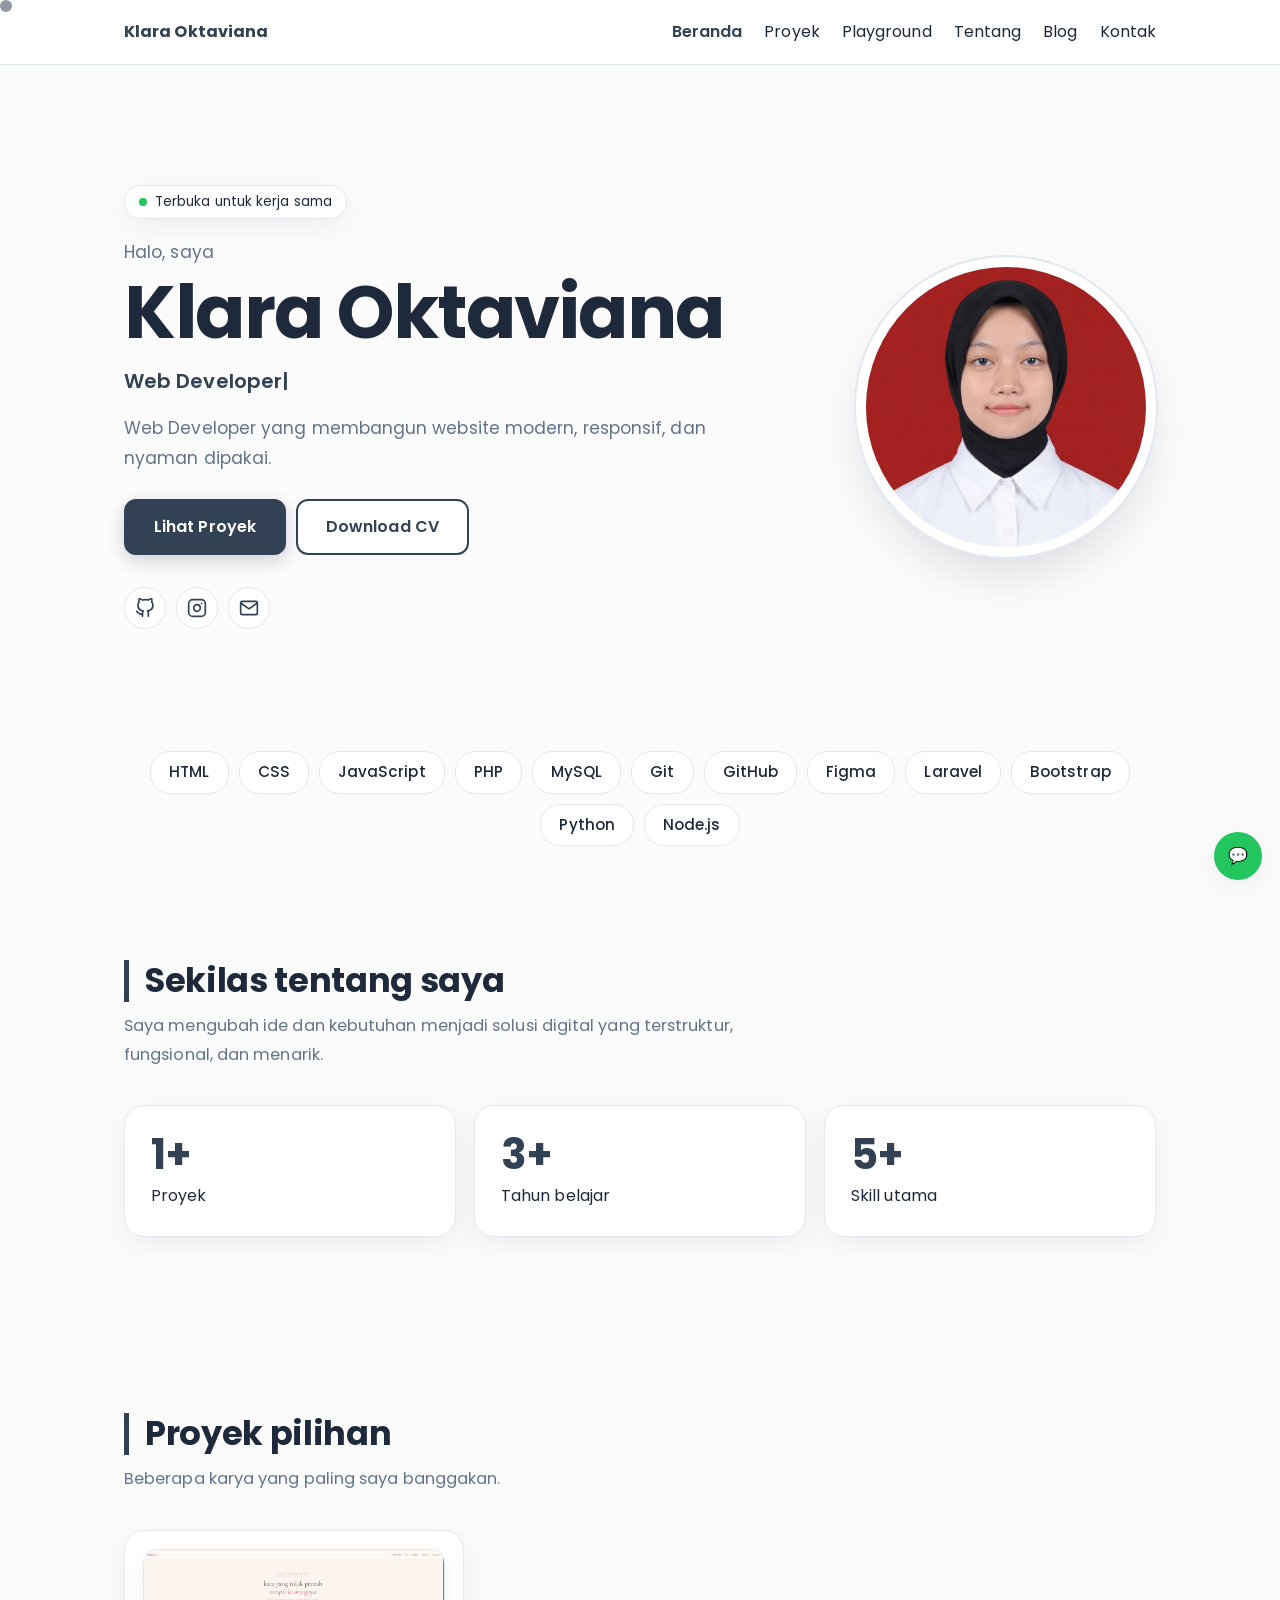
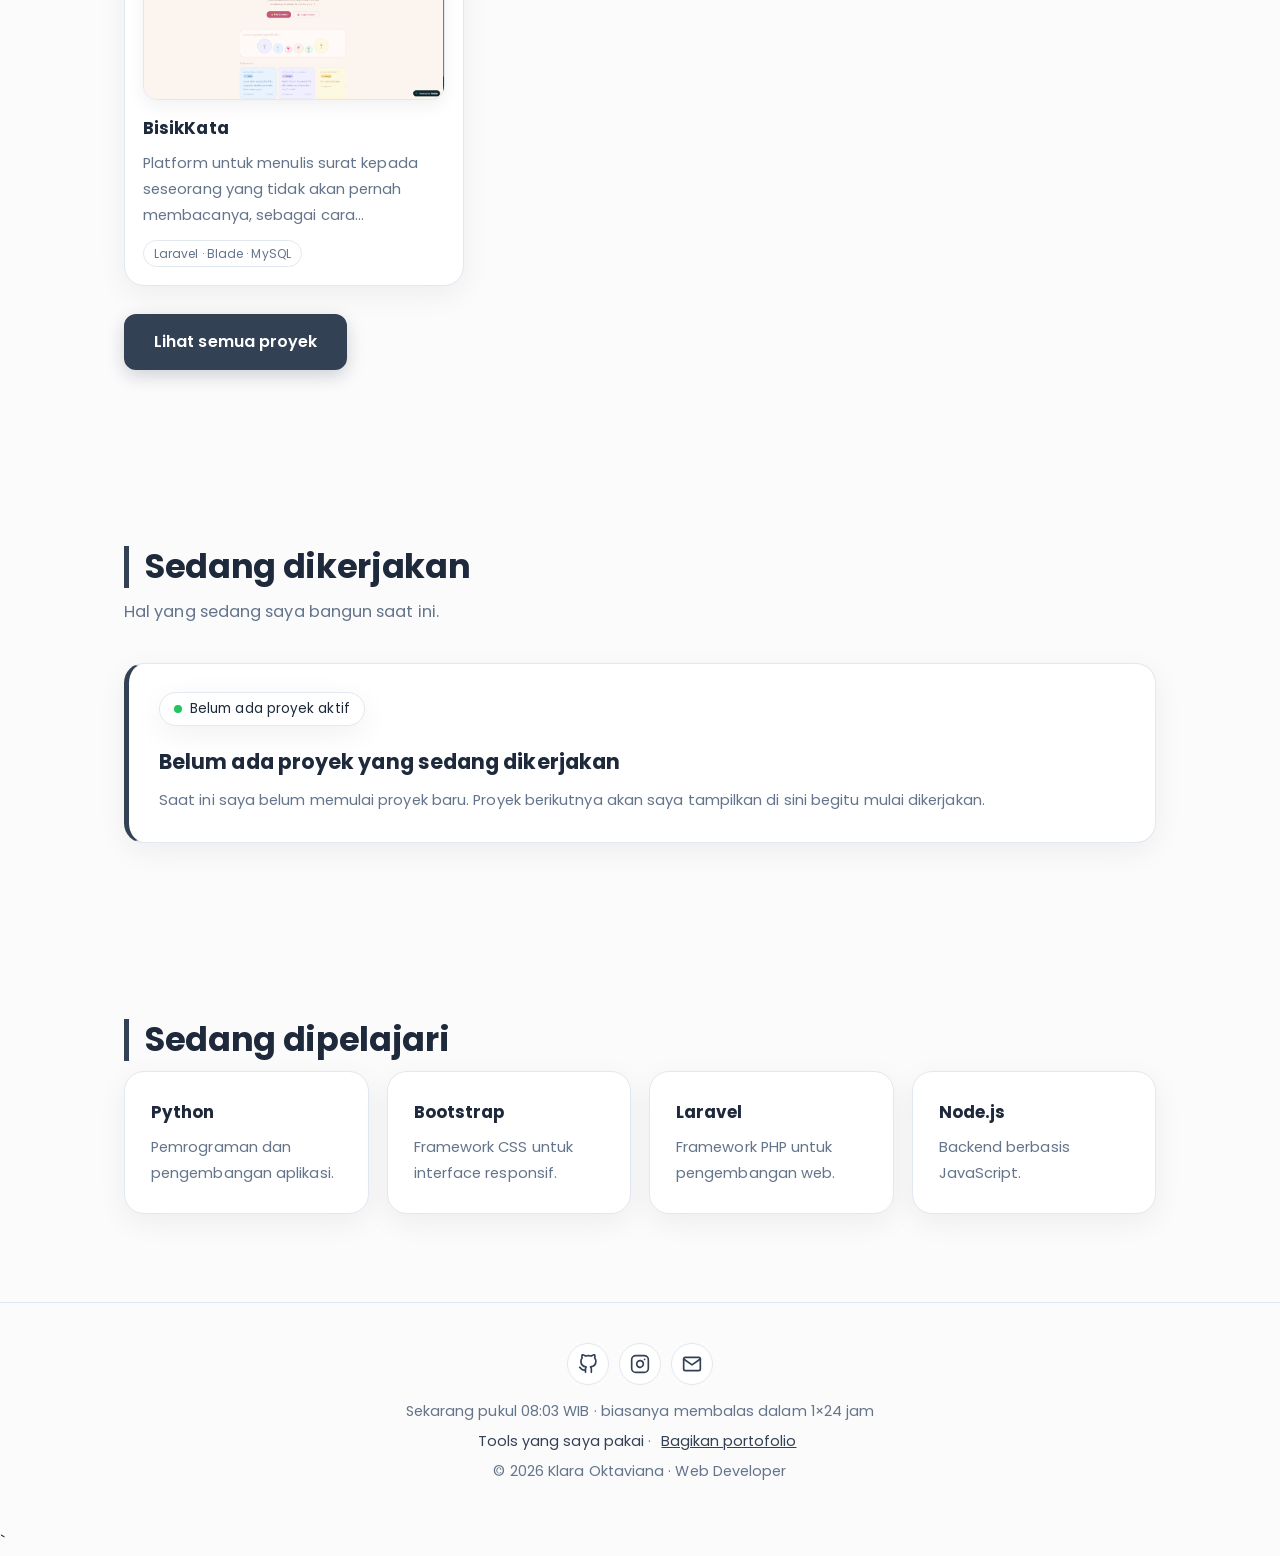
<file: index.html>
<!doctype html>
<html lang=id>

<head>
    <meta charset=utf-8>
    <meta name=viewport content="width=device-width,initial-scale=1">
    <meta name=theme-color content="#fdf0f6">
    <meta name=description
        content="Portofolio Klara Oktaviana, Web Developer yang membangun website modern, responsif, dan nyaman dipakai.">
    <meta property=og:title content="Klara Oktaviana · Web Developer">
    <meta property=og:description content="Lihat proyek dan cara menghubungi saya.">
    <meta property=og:type content=website>
    <meta property=og:image content="https://klaraoktavianaa.netlify.app/assets/og.png">
    <meta property=og:url content="https://klaraoktavianaa.netlify.app/">
    <meta name=twitter:card content=summary_large_image>
    <link rel=icon
        href="data:image/svg+xml,<svg xmlns=%27http://www.w3.org/2000/svg%27 viewBox=%270 0 100 100%27><rect width=%27100%27 height=%27100%27 rx=%2722%27 fill=%27%23334155%27/><text x=%2750%27 y=%2768%27 font-size=%2758%27 font-family=%27Arial%27 fill=%27white%27 text-anchor=%27middle%27>K</text></svg>">
    <link rel=preconnect href=https://fonts.googleapis.com>
    <link href="https://fonts.googleapis.com/css2?family=Poppins:wght@400;500;600;700&display=swap" rel=stylesheet>
    <link rel=stylesheet href=css/style.css>
    <!-- Penghitung pengunjung (Umami, gratis): hapus komentar ini dan isi website-id
<script defer src="https://cloud.umami.is/script.js" data-website-id="ID-ANDA"></script> -->
    <title>Beranda · Klara Oktaviana</title>
</head>

<body>
    <main>
        <section class=hero>
            <div class="wrap hero-grid">
                <div><span class=open-badge>Terbuka untuk kerja sama</span>
                    <p style="margin:0">Halo, saya</p>
                    <h1>Klara Oktaviana</h1>
                    <div class=typing id=typing></div>
                    <p>Web Developer yang membangun website modern, responsif, dan nyaman dipakai.</p><a class=btn
                        href=proyek.html>Lihat Proyek</a><a class="btn o" href=assets/cv.pdf download>Download CV</a>
                </div>
                <div class=avatar><span>🌸</span><img src="assets/foto.jpg" alt="Foto Klara Oktaviana"
                        onerror="this.remove()"></div>
            </div>
        </section>
        <section class=marq>
            <div class="wrap">
                <div class=track><span class=chip>HTML</span><span class=chip>CSS</span><span
                        class=chip>JavaScript</span><span class=chip>PHP</span><span class=chip>MySQL</span><span
                        class=chip>Git</span><span class=chip>GitHub</span><span class=chip>Figma</span><span
                        class=chip>Laravel</span><span class=chip>Bootstrap</span><span class=chip>Python</span><span
                        class=chip>Node.js</span><span class=chip>HTML</span><span class=chip>CSS</span><span
                        class=chip>JavaScript</span><span class=chip>PHP</span><span class=chip>MySQL</span><span
                        class=chip>Git</span><span class=chip>GitHub</span><span class=chip>Figma</span><span
                        class=chip>Laravel</span><span class=chip>Bootstrap</span><span class=chip>Python</span><span
                        class=chip>Node.js</span></div>
            </div>
        </section>
        <section>
            <div class="wrap rv">
                <h2>Sekilas tentang saya</h2>
                <p class=sub>Saya mengubah ide dan kebutuhan menjadi solusi digital yang terstruktur, fungsional, dan
                    menarik.</p>
                <div class=grid>
                    <div class="card stat"><b data-n=1>1</b>Proyek</div>
                    <div class="card stat"><b data-n=3>3+</b>Tahun belajar</div>
                    <div class="card stat"><b data-n=5>5+</b>Skill utama</div>
                </div>
            </div>
        </section>
        <section>
            <div class="wrap rv">
                <h2>Proyek pilihan</h2>
                <p class=sub>Beberapa karya yang paling saya banggakan.</p>
                <div class=pjgrid><a class="card fp" href=kasus.html?p=1>
                        <div class=frame><img src="assets/proyek1-bisikkata.png" alt="Tampilan beranda BisikKata"></div>
                        <h3>BisikKata</h3>
                        <p>Platform untuk menulis surat kepada seseorang yang tidak akan pernah membacanya, sebagai cara
                            melepaskan perasaan yang belum tersampaikan.</p><span class=tag>Laravel &middot; Blade
                            &middot; MySQL</span>
                    </a></div>
                <p style="margin-top:28px"><a class=btn href=proyek.html>Lihat semua proyek</a></p>
            </div>
        </section>

        <section>
            <div class="wrap rv">
                <h2>Sedang dikerjakan</h2>
                <p class=sub>Hal yang sedang saya bangun saat ini.</p>
                <div class="card now"><span class=open-badge>Belum ada proyek aktif</span>
                    <h3>Belum ada proyek yang sedang dikerjakan</h3>
                    <p>Saat ini saya belum memulai proyek baru. Proyek berikutnya akan saya tampilkan di sini begitu
                        mulai dikerjakan.</p>
                </div>
            </div>
        </section>

        <section>
            <div class="wrap rv">
                <h2>Sedang dipelajari</h2>
                <div class=grid>
                    <div class=card>
                        <h3>Python</h3>
                        <p>Pemrograman dan pengembangan aplikasi.</p>
                    </div>
                    <div class=card>
                        <h3>Bootstrap</h3>
                        <p>Framework CSS untuk interface responsif.</p>
                    </div>
                    <div class=card>
                        <h3>Laravel</h3>
                        <p>Framework PHP untuk pengembangan web.</p>
                    </div>
                    <div class=card>
                        <h3>Node.js</h3>
                        <p>Backend berbasis JavaScript.</p>
                    </div>
                </div>
            </div>
        </section>
        <section class=hide id=testi>
            <div class=wrap>
                <h2>Testimoni</h2>
                <p class=sub>Hapus class "hide" pada section ini kalau sudah ada isinya.</p>
            </div>
        </section>
    </main>
    <script src=js/script.js></script>
</body>

</html>`
</file>
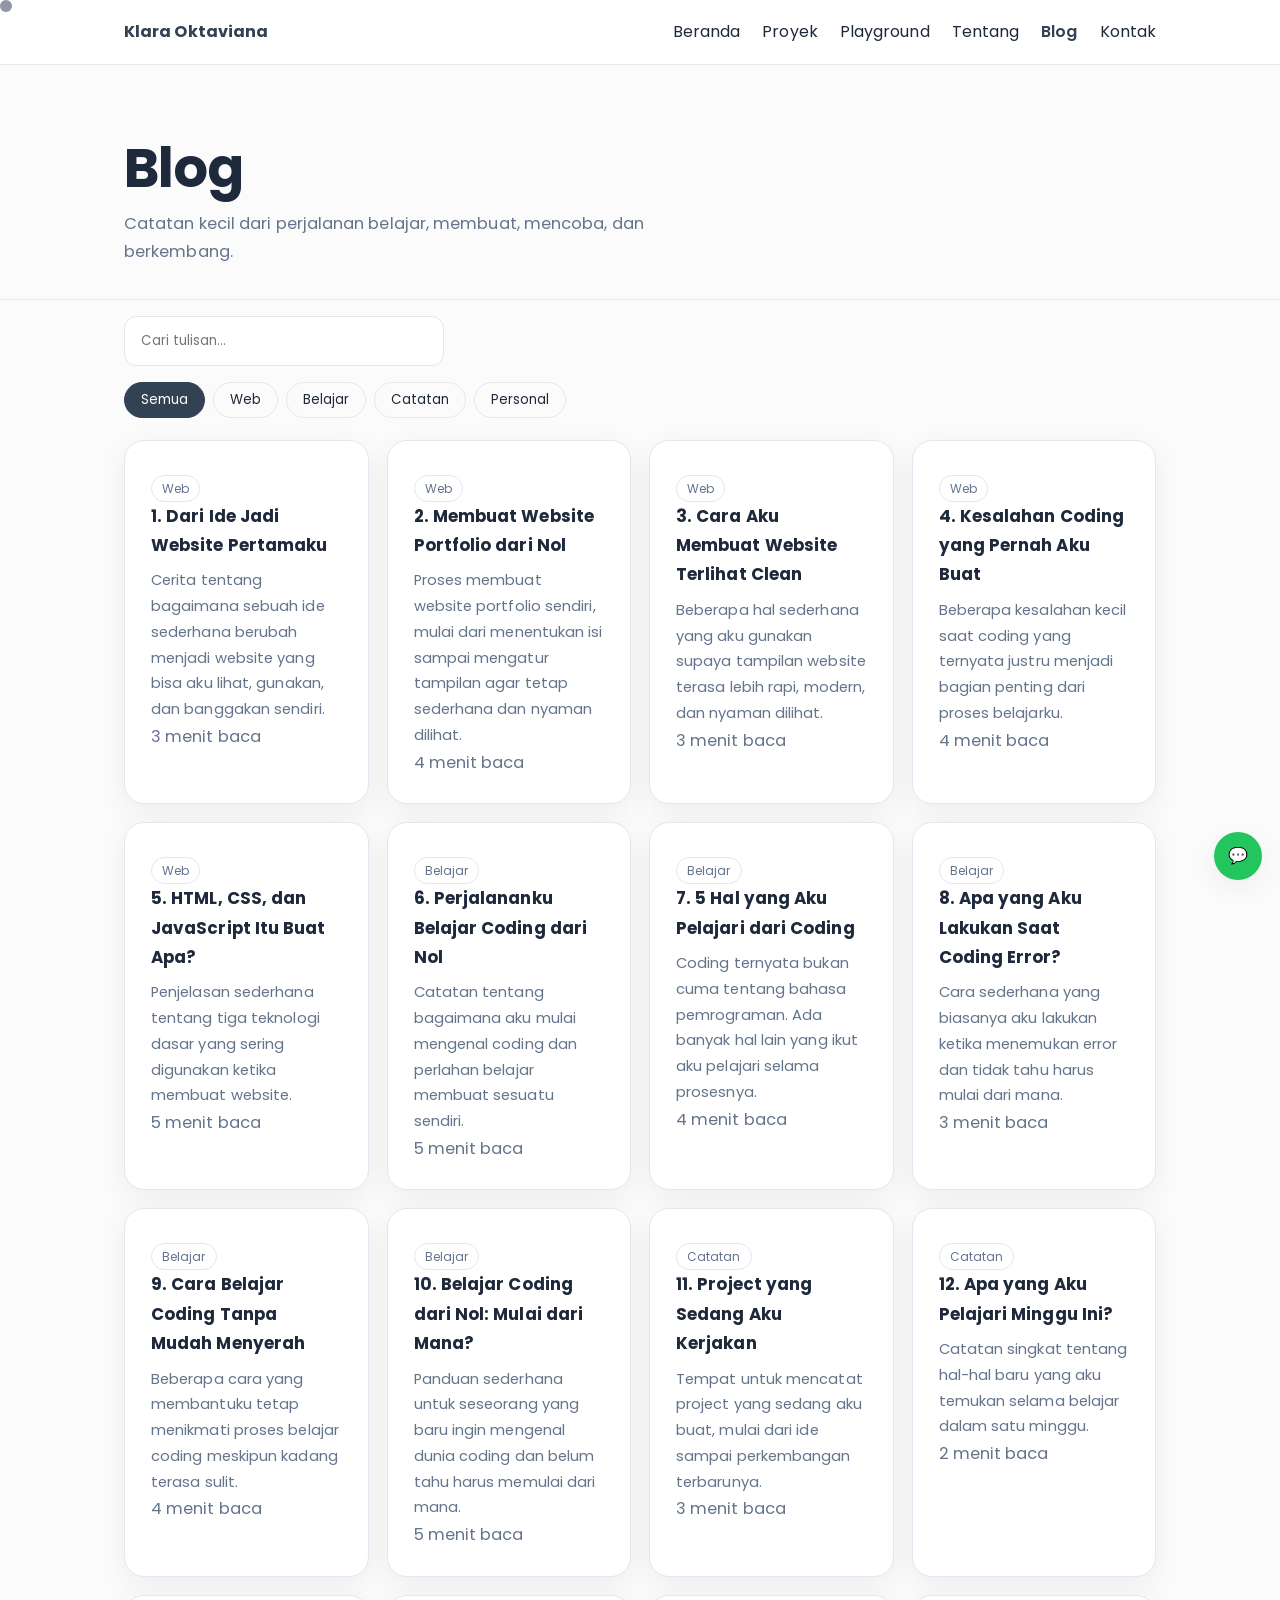
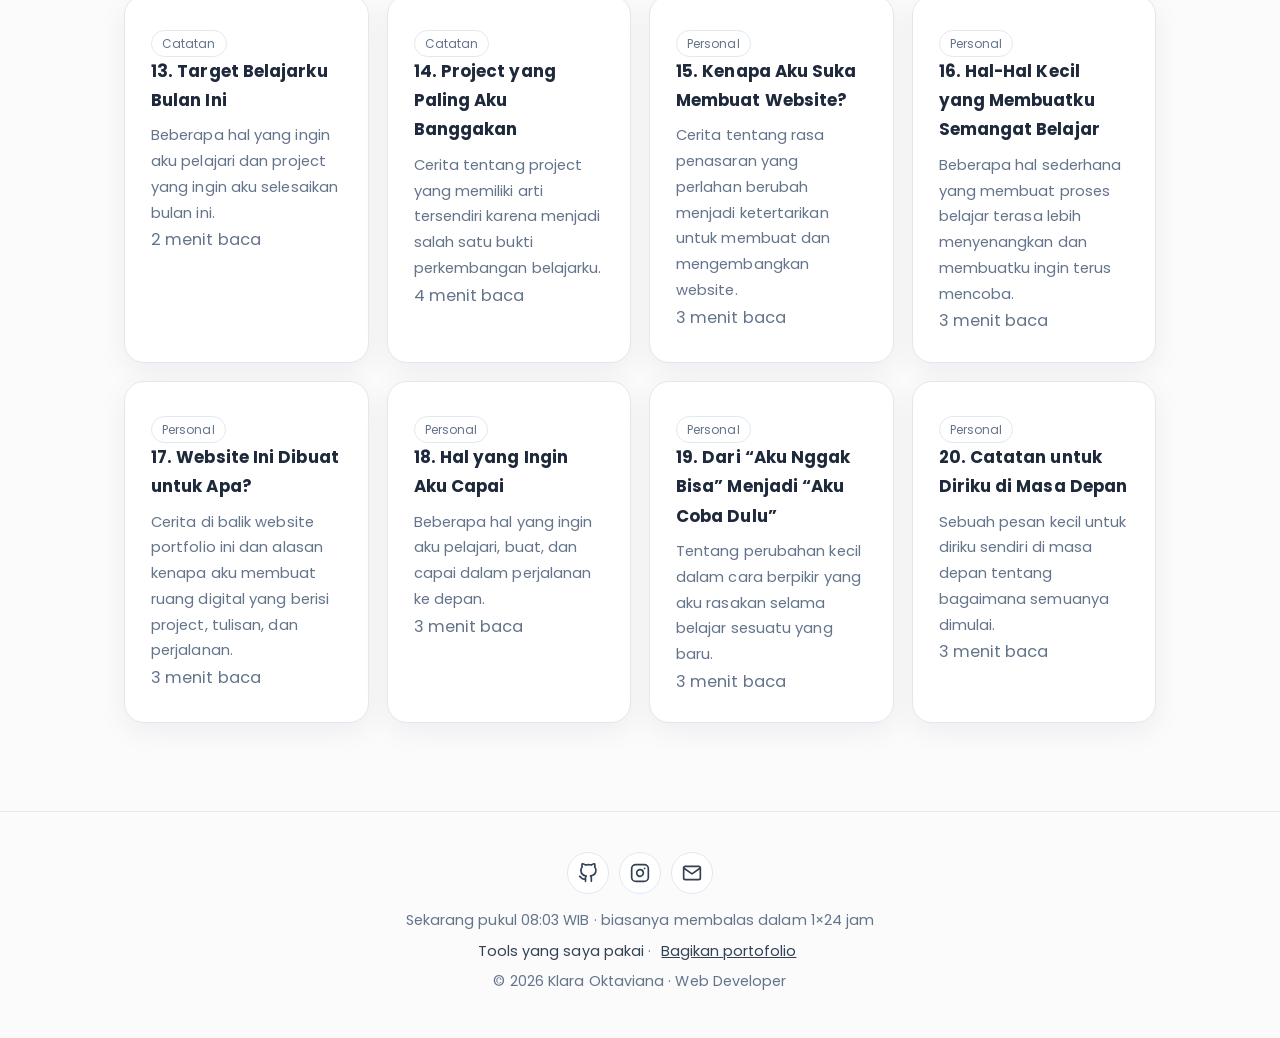
<file: blog.html>
<!doctype html>
<html lang=id>

<head>
    <meta charset=utf-8>
    <meta name=viewport content="width=device-width,initial-scale=1">
    <meta name=theme-color content="#fdf0f6">
    <meta name=description
        content="Portofolio Klara Oktaviana, Web Developer yang membangun website modern, responsif, dan nyaman dipakai.">
    <meta property=og:title content="Klara Oktaviana · Web Developer">
    <meta property=og:description content="Lihat proyek dan cara menghubungi saya.">
    <meta property=og:type content=website>
    <meta property=og:image content="https://klaraoktavianaa.netlify.app/assets/og.png">
    <meta property=og:url content="https://klaraoktavianaa.netlify.app/">
    <meta name=twitter:card content=summary_large_image>
    <link rel=icon
        href="data:image/svg+xml,<svg xmlns=%27http://www.w3.org/2000/svg%27 viewBox=%270 0 100 100%27><rect width=%27100%27 height=%27100%27 rx=%2722%27 fill=%27%23334155%27/><text x=%2750%27 y=%2768%27 font-size=%2758%27 font-family=%27Arial%27 fill=%27white%27 text-anchor=%27middle%27>K</text></svg>">
    <link rel=preconnect href=https://fonts.googleapis.com>
    <link href="https://fonts.googleapis.com/css2?family=Poppins:wght@400;500;600;700&display=swap" rel=stylesheet>
    <link rel=stylesheet href=css/style.css>
    <!-- Penghitung pengunjung (Umami, gratis): hapus komentar ini dan isi website-id
<script defer src="https://cloud.umami.is/script.js" data-website-id="ID-ANDA"></script> -->
    <title>Blog · Klara Oktaviana</title>
</head>

<body>
    <main>
        <section class=phead>
            <div class=wrap>
                <h1>Blog</h1>
                <p class=sub>Catatan kecil dari perjalanan belajar, membuat, mencoba, dan berkembang.</p>
            </div>
        </section>
        <section style="padding-top:16px">
            <div class=wrap>
                <input id=q placeholder="Cari tulisan..." style="width:100%;max-width:320px;margin-bottom:16px">
                <div class=filters><button class="on" data-f="all">Semua</button><button class=""
                        data-f="web">Web</button><button class="" data-f="belajar">Belajar</button><button class=""
                        data-f="catatan">Catatan</button><button class="" data-f="personal">Personal</button></div>
                <div class=grid>
                    <div class="card po" data-c="web" data-target="post1" tabindex="0"><span class="tag">Web</span>
                        <h3>1. Dari Ide Jadi Website Pertamaku</h3>
                        <p>Cerita tentang bagaimana sebuah ide sederhana berubah menjadi website yang bisa aku lihat,
                            gunakan, dan banggakan sendiri.</p><small class="sub">3 menit baca</small>
                    </div>
                    <div class="card po" data-c="web" data-target="post2" tabindex="0"><span class="tag">Web</span>
                        <h3>2. Membuat Website Portfolio dari Nol</h3>
                        <p>Proses membuat website portfolio sendiri, mulai dari menentukan isi sampai mengatur tampilan
                            agar tetap sederhana dan nyaman dilihat.</p><small class="sub">4 menit baca</small>
                    </div>
                    <div class="card po" data-c="web" data-target="post3" tabindex="0"><span class="tag">Web</span>
                        <h3>3. Cara Aku Membuat Website Terlihat Clean</h3>
                        <p>Beberapa hal sederhana yang aku gunakan supaya tampilan website terasa lebih rapi, modern,
                            dan nyaman dilihat.</p><small class="sub">3 menit baca</small>
                    </div>
                    <div class="card po" data-c="web" data-target="post4" tabindex="0"><span class="tag">Web</span>
                        <h3>4. Kesalahan Coding yang Pernah Aku Buat</h3>
                        <p>Beberapa kesalahan kecil saat coding yang ternyata justru menjadi bagian penting dari proses
                            belajarku.</p><small class="sub">4 menit baca</small>
                    </div>
                    <div class="card po" data-c="web" data-target="post5" tabindex="0"><span class="tag">Web</span>
                        <h3>5. HTML, CSS, dan JavaScript Itu Buat Apa?</h3>
                        <p>Penjelasan sederhana tentang tiga teknologi dasar yang sering digunakan ketika membuat
                            website.</p><small class="sub">5 menit baca</small>
                    </div>
                    <div class="card po" data-c="belajar" data-target="post6" tabindex="0"><span
                            class="tag">Belajar</span>
                        <h3>6. Perjalananku Belajar Coding dari Nol</h3>
                        <p>Catatan tentang bagaimana aku mulai mengenal coding dan perlahan belajar membuat sesuatu
                            sendiri.</p><small class="sub">5 menit baca</small>
                    </div>
                    <div class="card po" data-c="belajar" data-target="post7" tabindex="0"><span
                            class="tag">Belajar</span>
                        <h3>7. 5 Hal yang Aku Pelajari dari Coding</h3>
                        <p>Coding ternyata bukan cuma tentang bahasa pemrograman. Ada banyak hal lain yang ikut aku
                            pelajari selama prosesnya.</p><small class="sub">4 menit baca</small>
                    </div>
                    <div class="card po" data-c="belajar" data-target="post8" tabindex="0"><span
                            class="tag">Belajar</span>
                        <h3>8. Apa yang Aku Lakukan Saat Coding Error?</h3>
                        <p>Cara sederhana yang biasanya aku lakukan ketika menemukan error dan tidak tahu harus mulai
                            dari mana.</p><small class="sub">3 menit baca</small>
                    </div>
                    <div class="card po" data-c="belajar" data-target="post9" tabindex="0"><span
                            class="tag">Belajar</span>
                        <h3>9. Cara Belajar Coding Tanpa Mudah Menyerah</h3>
                        <p>Beberapa cara yang membantuku tetap menikmati proses belajar coding meskipun kadang terasa
                            sulit.</p><small class="sub">4 menit baca</small>
                    </div>
                    <div class="card po" data-c="belajar" data-target="post10" tabindex="0"><span
                            class="tag">Belajar</span>
                        <h3>10. Belajar Coding dari Nol: Mulai dari Mana?</h3>
                        <p>Panduan sederhana untuk seseorang yang baru ingin mengenal dunia coding dan belum tahu harus
                            memulai dari mana.</p><small class="sub">5 menit baca</small>
                    </div>
                    <div class="card po" data-c="catatan" data-target="post11" tabindex="0"><span
                            class="tag">Catatan</span>
                        <h3>11. Project yang Sedang Aku Kerjakan</h3>
                        <p>Tempat untuk mencatat project yang sedang aku buat, mulai dari ide sampai perkembangan
                            terbarunya.</p><small class="sub">3 menit baca</small>
                    </div>
                    <div class="card po" data-c="catatan" data-target="post12" tabindex="0"><span
                            class="tag">Catatan</span>
                        <h3>12. Apa yang Aku Pelajari Minggu Ini?</h3>
                        <p>Catatan singkat tentang hal-hal baru yang aku temukan selama belajar dalam satu minggu.</p>
                        <small class="sub">2 menit baca</small>
                    </div>
                    <div class="card po" data-c="catatan" data-target="post13" tabindex="0"><span
                            class="tag">Catatan</span>
                        <h3>13. Target Belajarku Bulan Ini</h3>
                        <p>Beberapa hal yang ingin aku pelajari dan project yang ingin aku selesaikan bulan ini.</p>
                        <small class="sub">2 menit baca</small>
                    </div>
                    <div class="card po" data-c="catatan" data-target="post14" tabindex="0"><span
                            class="tag">Catatan</span>
                        <h3>14. Project yang Paling Aku Banggakan</h3>
                        <p>Cerita tentang project yang memiliki arti tersendiri karena menjadi salah satu bukti
                            perkembangan belajarku.</p><small class="sub">4 menit baca</small>
                    </div>
                    <div class="card po" data-c="personal" data-target="post15" tabindex="0"><span
                            class="tag">Personal</span>
                        <h3>15. Kenapa Aku Suka Membuat Website?</h3>
                        <p>Cerita tentang rasa penasaran yang perlahan berubah menjadi ketertarikan untuk membuat dan
                            mengembangkan website.</p><small class="sub">3 menit baca</small>
                    </div>
                    <div class="card po" data-c="personal" data-target="post16" tabindex="0"><span
                            class="tag">Personal</span>
                        <h3>16. Hal-Hal Kecil yang Membuatku Semangat Belajar</h3>
                        <p>Beberapa hal sederhana yang membuat proses belajar terasa lebih menyenangkan dan membuatku
                            ingin terus mencoba.</p><small class="sub">3 menit baca</small>
                    </div>
                    <div class="card po" data-c="personal" data-target="post17" tabindex="0"><span
                            class="tag">Personal</span>
                        <h3>17. Website Ini Dibuat untuk Apa?</h3>
                        <p>Cerita di balik website portfolio ini dan alasan kenapa aku membuat ruang digital yang berisi
                            project, tulisan, dan perjalanan.</p><small class="sub">3 menit baca</small>
                    </div>
                    <div class="card po" data-c="personal" data-target="post18" tabindex="0"><span
                            class="tag">Personal</span>
                        <h3>18. Hal yang Ingin Aku Capai</h3>
                        <p>Beberapa hal yang ingin aku pelajari, buat, dan capai dalam perjalanan ke depan.</p><small
                            class="sub">3 menit baca</small>
                    </div>
                    <div class="card po" data-c="personal" data-target="post19" tabindex="0"><span
                            class="tag">Personal</span>
                        <h3>19. Dari “Aku Nggak Bisa” Menjadi “Aku Coba Dulu”</h3>
                        <p>Tentang perubahan kecil dalam cara berpikir yang aku rasakan selama belajar sesuatu yang
                            baru.</p><small class="sub">3 menit baca</small>
                    </div>
                    <div class="card po" data-c="personal" data-target="post20" tabindex="0"><span
                            class="tag">Personal</span>
                        <h3>20. Catatan untuk Diriku di Masa Depan</h3>
                        <p>Sebuah pesan kecil untuk diriku sendiri di masa depan tentang bagaimana semuanya dimulai.</p>
                        <small class="sub">3 menit baca</small>
                    </div>
                </div>
                <div class="post-full" id="post1" hidden data-title="1. Dari Ide Jadi Website Pertamaku"
                    data-meta="Web &middot; 3 menit baca">
                    <p>Membuat website untuk pertama kalinya terasa seperti mencoba sesuatu yang sebelumnya kelihatan
                        sulit.</p>
                    <p>Awalnya aku hanya penasaran bagaimana sebuah website bisa dibuat. Dari rasa penasaran itu, aku
                        mulai mengenal HTML, CSS, dan sedikit demi sedikit JavaScript.</p>
                    <p>Tentu saja prosesnya tidak selalu berjalan lancar. Ada bagian yang tidak sesuai dengan desain,
                        ada kode yang error, dan ada saatnya aku harus mencoba berkali-kali sampai akhirnya berhasil.
                    </p>
                    <p>Tapi justru dari proses itu aku belajar bahwa membuat website bukan hanya tentang menulis kode.
                        Aku juga belajar bagaimana mengubah sebuah ide menjadi sesuatu yang benar-benar bisa dilihat dan
                        digunakan.</p>
                    <p>Website pertama mungkin belum sempurna, tetapi dari sanalah aku mulai belajar untuk membuat
                        sesuatu yang lebih baik.</p>
                    <p>Setiap bagian yang selesai memberikan rasa puas tersendiri. Dan setiap error memberikan pelajaran
                        baru.</p>
                    <p>Mungkin perjalanan ini masih panjang, tetapi aku senang sudah berani memulainya.</p>
                </div>
                <div class="post-full" id="post2" hidden data-title="2. Membuat Website Portfolio dari Nol"
                    data-meta="Web &middot; 4 menit baca">
                    <p>Portfolio menurutku bukan hanya tempat untuk menunjukkan hasil karya. Portfolio juga menjadi
                        tempat untuk menyimpan perjalanan.</p>
                    <p>Karena itu, aku ingin membuat website yang tidak hanya berisi project, tetapi juga sedikit cerita
                        tentang siapa aku, apa yang sedang aku pelajari, dan hal-hal yang pernah aku kerjakan.</p>
                    <p>Aku memilih desain yang sederhana supaya informasi tetap mudah ditemukan.</p>
                    <p>Mulai dari navbar, halaman project, playground, sampai blog ini sendiri, semuanya dibuat supaya
                        website terasa seperti satu kesatuan.</p>
                    <p>Bagian yang paling menarik adalah ketika desain yang awalnya hanya ada di pikiran mulai berubah
                        menjadi tampilan website yang nyata.</p>
                    <p>Dari project ini aku belajar bahwa website yang bagus tidak harus selalu ramai. Kadang desain
                        yang sederhana justru membuat sebuah website terasa lebih nyaman.</p>
                    <p>Portfolio ini juga menjadi pengingat bahwa setiap project yang pernah dibuat adalah bagian dari
                        perkembangan.</p>
                </div>
                <div class="post-full" id="post3" hidden data-title="3. Cara Aku Membuat Website Terlihat Clean"
                    data-meta="Web &middot; 3 menit baca">
                    <p>Salah satu hal yang paling aku perhatikan ketika membuat website adalah tampilan yang rapi.</p>
                    <p>Aku biasanya mulai dari memilih beberapa warna utama, kemudian menentukan font dan ukuran teks
                        yang konsisten.</p>
                    <p>Setelah itu aku memperhatikan jarak antar elemen. Jarak yang terlalu dekat bisa membuat halaman
                        terasa penuh, sedangkan jarak yang terlalu jauh bisa membuat informasi terasa terpisah.</p>
                    <p>Aku juga mencoba untuk tidak menggunakan terlalu banyak warna atau dekorasi.</p>
                    <p>Menurutku, tidak semua ruang harus diisi.</p>
                    <p>White space justru bisa membuat sebuah halaman terasa lebih lega dan memberikan perhatian lebih
                        kepada bagian yang penting.</p>
                    <p>Selain tampilan, aku juga mencoba memikirkan pengalaman orang yang membuka website.</p>
                    <p>Karena website bukan hanya tentang bagaimana tampilannya, tetapi juga tentang bagaimana orang
                        menggunakannya.</p>
                </div>
                <div class="post-full" id="post4" hidden data-title="4. Kesalahan Coding yang Pernah Aku Buat"
                    data-meta="Web &middot; 4 menit baca">
                    <p>Saat belajar coding, error adalah sesuatu yang hampir tidak bisa dihindari.</p>
                    <p>Pernah ada saatnya aku mencari kesalahan hanya karena satu tanda yang kurang, nama class yang
                        berbeda, atau kode yang diletakkan di tempat yang salah.</p>
                    <p>Awalnya error terasa menyebalkan.</p>
                    <p>Tetapi lama-kelamaan aku mulai melihat error sebagai petunjuk.</p>
                    <p>Aku belajar membaca pesan error, mencari bagian kode yang bermasalah, kemudian mencoba
                        memperbaikinya satu per satu.</p>
                    <p>Dari situ aku sadar bahwa menjadi programmer bukan berarti tidak pernah membuat kesalahan.</p>
                    <p>Justru yang penting adalah bisa menemukan, memahami, dan memperbaiki kesalahan tersebut.</p>
                    <p>Setiap error yang pernah membuatku bingung akhirnya menjadi pengalaman yang berguna untuk project
                        berikutnya.</p>
                </div>
                <div class="post-full" id="post5" hidden data-title="5. HTML, CSS, dan JavaScript Itu Buat Apa?"
                    data-meta="Web &middot; 5 menit baca">
                    <p>Kalau website diibaratkan sebuah rumah, HTML bisa dianggap sebagai struktur rumahnya.</p>
                    <p>HTML menentukan bagian-bagian yang ada di halaman seperti judul, paragraf, gambar, tombol, dan
                        berbagai elemen lainnya.</p>
                    <p>CSS kemudian digunakan untuk membuat semuanya terlihat lebih menarik.</p>
                    <p>Dengan CSS kita bisa mengatur warna, ukuran, font, jarak, layout, animasi, dan banyak hal
                        lainnya.</p>
                    <p>Sedangkan JavaScript membuat website menjadi lebih interaktif.</p>
                    <p>Misalnya ketika sebuah tombol bisa diklik, menu bisa dibuka, data bisa berubah, atau sebuah
                        animasi berjalan berdasarkan tindakan pengguna.</p>
                    <p>Ketiganya memiliki fungsi berbeda, tetapi dapat bekerja bersama untuk membuat sebuah website yang
                        lengkap.</p>
                    <p>Semakin sering menggunakannya, semakin mudah memahami bagaimana bagian-bagian sebuah website
                        saling berhubungan.</p>
                </div>
                <div class="post-full" id="post6" hidden data-title="6. Perjalananku Belajar Coding dari Nol"
                    data-meta="Belajar &middot; 5 menit baca">
                    <p>Belajar coding buatku adalah sebuah perjalanan yang pelan-pelan.</p>
                    <p>Aku tidak langsung mengerti semuanya. Ada banyak istilah baru, banyak kode yang awalnya terlihat
                        membingungkan, dan tentunya banyak error.</p>
                    <p>Tetapi semakin sering mencoba, semakin banyak hal yang mulai terasa familiar.</p>
                    <p>Aku mulai memahami bahwa tidak apa-apa kalau belum bisa.</p>
                    <p>Yang penting adalah tetap mencoba, mencari tahu, dan tidak takut melakukan kesalahan.</p>
                    <p>Setiap project kecil menjadi kesempatan untuk belajar sesuatu yang baru.</p>
                    <p>Dari sebuah halaman sederhana, aku bisa belajar tentang struktur HTML.</p>
                    <p>Dari memperbaiki tampilan, aku belajar CSS.</p>
                    <p>Dari membuat fitur interaktif, aku mulai memahami JavaScript.</p>
                    <p>Mungkin sekarang aku belum menguasai semuanya, tetapi aku tahu bahwa aku sedang berkembang
                        sedikit demi sedikit.</p>
                </div>
                <div class="post-full" id="post7" hidden data-title="7. 5 Hal yang Aku Pelajari dari Coding"
                    data-meta="Belajar &middot; 4 menit baca">
                    <p>Belajar coding ternyata memberikan banyak pelajaran yang tidak hanya berhubungan dengan komputer.
                    </p>
                    <p>1. Sabar — Kadang satu masalah kecil membutuhkan waktu lama untuk ditemukan. Dari sana aku
                        belajar untuk tidak langsung menyerah.</p>
                    <p>2. Teliti — Satu karakter saja bisa membuat kode tidak berjalan seperti yang diharapkan.</p>
                    <p>3. Problem solving — Coding membuatku terbiasa mencari tahu penyebab sebuah masalah dan
                        memikirkan beberapa kemungkinan solusi.</p>
                    <p>4. Berani mencoba — Tidak semua hal bisa dipahami hanya dengan membaca. Kadang kita harus
                        langsung mencoba untuk benar-benar mengerti.</p>
                    <p>5. Konsisten — Kemampuan tidak muncul dalam satu malam. Semakin sering belajar dan membuat
                        project, semakin banyak hal yang bisa dipahami.</p>
                    <p>Lima hal sederhana ini justru menjadi bagian penting dari perjalanan belajarku.</p>
                </div>
                <div class="post-full" id="post8" hidden data-title="8. Apa yang Aku Lakukan Saat Coding Error?"
                    data-meta="Belajar &middot; 3 menit baca">
                    <p>Ketika menemukan error, hal pertama yang aku lakukan adalah membaca pesan error-nya.</p>
                    <p>Kadang pesan tersebut memang terlihat membingungkan, tetapi biasanya ada petunjuk mengenai bagian
                        yang bermasalah.</p>
                    <p>Setelah itu aku mencari tahu kode mana yang kemungkinan menjadi penyebabnya.</p>
                    <p>Aku juga mencoba melihat perubahan terakhir yang aku buat.</p>
                    <p>Kalau masih belum menemukan jawabannya, aku mencari dokumentasi, membaca contoh kode, atau
                        menggunakan bantuan AI untuk memahami masalahnya.</p>
                    <p>Tetapi aku berusaha untuk tidak hanya menyalin solusi.</p>
                    <p>Aku ingin memahami kenapa error tersebut terjadi.</p>
                    <p>Dengan begitu, ketika masalah yang sama muncul lagi, aku punya kemungkinan lebih besar untuk
                        menyelesaikannya sendiri.</p>
                    <p>Bagiku, error bukan tanda bahwa aku gagal belajar.</p>
                    <p>Error justru salah satu bagian dari proses belajar coding.</p>
                </div>
                <div class="post-full" id="post9" hidden data-title="9. Cara Belajar Coding Tanpa Mudah Menyerah"
                    data-meta="Belajar &middot; 4 menit baca">
                    <p>Aku belajar bahwa belajar coding tidak harus selalu dilakukan berjam-jam.</p>
                    <p>Kadang belajar sedikit tetapi konsisten jauh lebih menyenangkan.</p>
                    <p>Aku juga mencoba membuat project kecil daripada hanya membaca teori.</p>
                    <p>Dengan project, aku bisa langsung melihat hasil dari apa yang sedang dipelajari.</p>
                    <p>Kalau menemukan sesuatu yang belum dipahami, aku mencatatnya dan mencoba mempelajarinya perlahan.
                    </p>
                    <p>Aku juga berusaha tidak membandingkan proses belajarku dengan orang lain.</p>
                    <p>Setiap orang memiliki kecepatan belajar yang berbeda.</p>
                    <p>Tidak harus langsung bisa semuanya.</p>
                    <p>Yang penting hari ini tahu sedikit lebih banyak daripada kemarin.</p>
                    <p>Selama masih mau mencoba, selalu ada sesuatu yang bisa dipelajari.</p>
                </div>
                <div class="post-full" id="post10" hidden data-title="10. Belajar Coding dari Nol: Mulai dari Mana?"
                    data-meta="Belajar &middot; 5 menit baca">
                    <p>Kalau baru mulai belajar membuat website, HTML bisa menjadi salah satu titik awal yang sederhana.
                    </p>
                    <p>HTML membantu memahami struktur sebuah halaman.</p>
                    <p>Setelah memahami HTML, CSS bisa dipelajari untuk membuat tampilan menjadi lebih menarik dan
                        teratur.</p>
                    <p>Kemudian JavaScript bisa dipelajari untuk membuat website menjadi lebih interaktif.</p>
                    <p>Menurutku, jangan terlalu fokus menghafal semua kode.</p>
                    <p>Lebih baik memahami konsepnya dan sering mencoba.</p>
                    <p>Setelah memiliki dasar, mulai buat project kecil.</p>
                    <p>Misalnya halaman portfolio, landing page, to-do list, kalkulator, atau website sederhana lainnya.
                    </p>
                    <p>Dari project kecil itulah kemampuan mulai berkembang.</p>
                    <p>Tidak perlu menunggu sampai merasa benar-benar siap.</p>
                    <p>Mulai dari sesuatu yang sederhana, kemudian tingkatkan sedikit demi sedikit.</p>
                </div>
                <div class="post-full" id="post11" hidden data-title="11. Project yang Sedang Aku Kerjakan"
                    data-meta="Catatan &middot; 3 menit baca">
                    <p>Saat ini aku sedang mencoba membuat beberapa project untuk mengembangkan kemampuan coding dan
                        desain.</p>
                    <p>Setiap project memiliki tantangan masing-masing.</p>
                    <p>Ada yang fokus pada tampilan, ada yang membutuhkan JavaScript, dan ada juga yang membuatku
                        belajar teknologi baru.</p>
                    <p>Aku ingin menggunakan halaman ini sebagai tempat untuk mencatat prosesnya.</p>
                    <p>Jadi bukan hanya hasil akhirnya yang tersimpan, tetapi juga perjalanan di baliknya.</p>
                    <p>Menurutku, proses terkadang sama pentingnya dengan hasil.</p>
                    <p>Karena dari proses itulah aku tahu bagian mana yang sudah berkembang dan bagian mana yang masih
                        perlu dipelajari.</p>
                </div>
                <div class="post-full" id="post12" hidden data-title="12. Apa yang Aku Pelajari Minggu Ini?"
                    data-meta="Catatan &middot; 2 menit baca">
                    <p>Minggu ini aku belajar beberapa hal baru tentang membuat website.</p>
                    <p>Aku mencoba memperbaiki struktur halaman, membuat tampilan lebih responsive, dan belajar mengatur
                        komponen supaya lebih rapi.</p>
                    <p>Ada beberapa bagian yang awalnya membuat bingung.</p>
                    <p>Tetapi setelah dicoba beberapa kali, akhirnya aku mulai memahami konsepnya.</p>
                    <p>Hal kecil seperti menemukan kesalahan sendiri ternyata memberikan kepuasan tersendiri.</p>
                    <p>Aku ingin menjadikan catatan mingguan seperti ini sebagai cara untuk melihat perkembangan dari
                        waktu ke waktu.</p>
                    <p>Tidak semua minggu harus menghasilkan sesuatu yang besar.</p>
                    <p>Selama ada satu hal baru yang dipelajari, menurutku itu sudah menjadi progress.</p>
                </div>
                <div class="post-full" id="post13" hidden data-title="13. Target Belajarku Bulan Ini"
                    data-meta="Catatan &middot; 2 menit baca">
                    <p>Bulan ini aku ingin lebih konsisten belajar coding.</p>
                    <p>Beberapa target yang ingin aku coba:</p>
                    <p>— Memahami JavaScript lebih dalam.</p>
                    <p>— Membuat minimal satu project baru.</p>
                    <p>— Memperbaiki portfolio.</p>
                    <p>— Belajar membuat website yang responsive.</p>
                    <p>— Mencoba teknologi baru.</p>
                    <p>— Menulis lebih banyak catatan di blog.</p>
                    <p>Aku tidak ingin menjadikan target sebagai tekanan.</p>
                    <p>Target ini lebih seperti pengingat tentang hal-hal yang ingin aku coba.</p>
                    <p>Kalau semuanya belum selesai, tidak apa-apa.</p>
                    <p>Yang penting tetap ada progress dan aku terus menikmati prosesnya.</p>
                </div>
                <div class="post-full" id="post14" hidden data-title="14. Project yang Paling Aku Banggakan"
                    data-meta="Catatan &middot; 4 menit baca">
                    <p>Setiap orang mungkin punya satu project yang terasa spesial.</p>
                    <p>Bukan selalu karena project tersebut paling besar atau paling kompleks.</p>
                    <p>Terkadang sebuah project terasa spesial karena ada cerita dan proses yang panjang di baliknya.
                    </p>
                    <p>Project ini menjadi salah satu pengingat bahwa aku ternyata bisa membuat sesuatu dari nol.</p>
                    <p>Masih banyak bagian yang bisa diperbaiki.</p>
                    <p>Tetapi justru itu yang membuat project ini menarik.</p>
                    <p>Setiap kekurangan memberikan alasan untuk belajar lagi.</p>
                    <p>Ketika melihat kembali project yang pernah dibuat, aku bisa melihat perubahan dari diriku
                        sendiri.</p>
                    <p>Mungkin hasilnya belum sempurna, tetapi aku bangga karena pernah mencoba.</p>
                </div>
                <div class="post-full" id="post15" hidden data-title="15. Kenapa Aku Suka Membuat Website?"
                    data-meta="Personal &middot; 3 menit baca">
                    <p>Awalnya semuanya hanya rasa penasaran.</p>
                    <p>Aku ingin tahu bagaimana sebuah website bisa dibuat.</p>
                    <p>Bagaimana sebuah tulisan bisa muncul di layar, bagaimana tombol bisa melakukan sesuatu ketika
                        diklik, dan bagaimana sebuah desain bisa diubah menjadi halaman yang benar-benar bisa digunakan.
                    </p>
                    <p>Dari pertanyaan-pertanyaan sederhana itu aku mulai mencoba.</p>
                    <p>Semakin sering mencoba, semakin aku menikmati prosesnya.</p>
                    <p>Ada rasa puas ketika sesuatu yang awalnya hanya ada di pikiran akhirnya bisa diwujudkan menjadi
                        sebuah website.</p>
                    <p>Aku juga suka ketika bisa melihat perubahan dari waktu ke waktu.</p>
                    <p>Website yang awalnya sederhana perlahan bisa memiliki lebih banyak fitur, desain yang lebih rapi,
                        dan struktur yang lebih baik.</p>
                    <p>Mungkin itulah alasan aku suka membuat website.</p>
                    <p>Bukan hanya karena codingnya, tetapi karena ada proses mengubah ide menjadi sesuatu yang nyata.
                    </p>
                    <p>Setiap project juga memberiku kesempatan untuk belajar sesuatu yang baru.</p>
                    <p>Dan menurutku, bagian paling menyenangkan adalah ketika melihat hasil akhirnya dan bisa berkata,
                        “Ternyata aku bisa membuat ini.”</p>
                </div>
                <div class="post-full" id="post16" hidden data-title="16. Hal-Hal Kecil yang Membuatku Semangat Belajar"
                    data-meta="Personal &middot; 3 menit baca">
                    <p>Belajar tidak selalu harus terasa serius.</p>
                    <p>Ada banyak hal kecil yang bisa membuatku kembali semangat untuk belajar.</p>
                    <p>Salah satunya adalah ketika menemukan desain website yang menarik. Dari sana biasanya muncul rasa
                        penasaran untuk mencoba membuat sesuatu dengan konsep yang serupa.</p>
                    <p>Menyelesaikan satu bagian kecil dari project juga bisa memberikan motivasi.</p>
                    <p>Misalnya ketika sebuah tombol akhirnya bekerja, layout yang sebelumnya berantakan mulai terlihat
                        rapi, atau error yang sudah lama dicari akhirnya berhasil diperbaiki.</p>
                    <p>Hal-hal kecil seperti itu mungkin terlihat sederhana, tetapi cukup untuk membuatku merasa bahwa
                        aku sedang berkembang.</p>
                    <p>Aku juga belajar bahwa istirahat adalah bagian dari proses.</p>
                    <p>Kalau terlalu lama memaksakan diri ketika sedang bingung, terkadang justru semakin sulit
                        menemukan solusi.</p>
                    <p>Jadi sekarang aku mencoba menikmati prosesnya.</p>
                    <p>Tidak harus selalu cepat.</p>
                    <p>Tidak harus selalu sempurna.</p>
                    <p>Yang penting aku tetap punya alasan untuk mencoba lagi.</p>
                </div>
                <div class="post-full" id="post17" hidden data-title="17. Website Ini Dibuat untuk Apa?"
                    data-meta="Personal &middot; 3 menit baca">
                    <p>Website ini bukan hanya sebuah portfolio.</p>
                    <p>Aku ingin menjadikannya sebagai tempat untuk menyimpan perjalanan.</p>
                    <p>Di sini ada project yang pernah aku buat, hal-hal yang sedang aku pelajari, tulisan yang ingin
                        aku bagikan, dan berbagai eksperimen kecil yang pernah aku coba.</p>
                    <p>Aku ingin website ini bisa menjadi gambaran tentang prosesku.</p>
                    <p>Bukan hanya menunjukkan hasil akhir, tetapi juga menunjukkan bahwa di balik setiap project ada
                        proses belajar, mencoba, memperbaiki, dan terkadang mengulang dari awal.</p>
                    <p>Mungkin beberapa tahun dari sekarang aku akan melihat kembali website ini dan menemukan banyak
                        hal yang sudah berubah.</p>
                    <p>Desain mungkin berbeda.</p>
                    <p>Kemampuan mungkin sudah berkembang.</p>
                    <p>Project mungkin sudah jauh lebih kompleks.</p>
                    <p>Tetapi aku ingin tetap bisa melihat dari mana semuanya dimulai.</p>
                    <p>Karena setiap perjalanan pasti memiliki titik awal.</p>
                    <p>Dan website ini adalah salah satu bagian dari titik awal tersebut.</p>
                </div>
                <div class="post-full" id="post18" hidden data-title="18. Hal yang Ingin Aku Capai"
                    data-meta="Personal &middot; 3 menit baca">
                    <p>Aku tidak ingin terburu-buru menjadi ahli.</p>
                    <p>Untuk sekarang, aku hanya ingin terus berkembang.</p>
                    <p>Aku ingin bisa membuat project yang lebih kompleks, memahami teknologi baru, memperbaiki
                        kemampuan desain, dan semakin percaya diri ketika membuat sesuatu dari nol.</p>
                    <p>Aku juga ingin memiliki lebih banyak project yang bisa menunjukkan perkembangan kemampuanku.</p>
                    <p>Ada banyak hal yang masih ingin aku pelajari.</p>
                    <p>Mulai dari membuat website yang lebih interaktif, memahami JavaScript lebih dalam, mencoba
                        teknologi baru, sampai belajar bagaimana membuat sebuah project yang benar-benar nyaman
                        digunakan orang lain.</p>
                    <p>Tetapi selain kemampuan teknis, aku ingin tetap menikmati prosesnya.</p>
                    <p>Karena mungkin hal paling penting bukan seberapa cepat aku sampai di tujuan.</p>
                    <p>Tetapi seberapa banyak hal yang aku pelajari selama perjalanan menuju ke sana.</p>
                    <p>Aku ingin terus mencoba, terus membuat sesuatu, dan terus berkembang sedikit demi sedikit.</p>
                </div>
                <div class="post-full" id="post19" hidden data-title="19. Dari “Aku Nggak Bisa” Menjadi “Aku Coba Dulu”"
                    data-meta="Personal &middot; 3 menit baca">
                    <p>Ada banyak hal yang dulu terlihat terlalu sulit.</p>
                    <p>Ketika melihat kode yang panjang atau project yang terlihat kompleks, aku sering berpikir bahwa
                        aku mungkin belum bisa membuatnya.</p>
                    <p>Tetapi semakin sering belajar, aku mulai mengubah cara berpikir.</p>
                    <p>Daripada mengatakan “aku nggak bisa”, aku mencoba mengatakan “aku coba dulu.”</p>
                    <p>Hasilnya mungkin belum langsung benar.</p>
                    <p>Bisa jadi malah muncul banyak error.</p>
                    <p>Tetapi setidaknya aku sudah mencoba.</p>
                    <p>Dari mencoba, aku bisa tahu apa yang belum aku pahami.</p>
                    <p>Dari kesalahan, aku bisa belajar.</p>
                    <p>Dan dari proses tersebut, sesuatu yang awalnya terlihat sulit perlahan mulai terasa mungkin.</p>
                    <p>Aku tidak selalu berhasil pada percobaan pertama.</p>
                    <p>Kadang harus mencari tahu lagi, membaca ulang, bertanya, mencoba cara lain, bahkan mengulang dari
                        awal.</p>
                    <p>Tetapi sekarang aku mulai memahami bahwa belum bisa bukan berarti tidak akan bisa.</p>
                    <p>Mungkin aku hanya belum menemukan cara yang tepat.</p>
                    <p>Dan selama masih mau mencoba, selalu ada kemungkinan untuk berkembang.</p>
                </div>
                <div class="post-full" id="post20" hidden data-title="20. Catatan untuk Diriku di Masa Depan"
                    data-meta="Personal &middot; 3 menit baca">
                    <p>Untuk aku yang sedang membaca tulisan ini beberapa tahun dari sekarang, semoga kamu masih ingat
                        bagaimana semuanya dimulai.</p>
                    <p>Dari rasa penasaran kecil. Dari project sederhana. Dari error yang pernah bikin bingung. Dari
                        desain yang berkali-kali diubah. Dari kode yang tidak berjalan sesuai harapan.</p>
                    <p>Dan dari banyak hal kecil yang akhirnya membentuk perjalananmu.</p>
                    <p>Kalau sekarang kamu sudah jauh lebih hebat, jangan lupa bahwa semuanya pernah dimulai dari
                        belajar sedikit demi sedikit.</p>
                    <p>Kalau ternyata perjalananmu belum sesuai dengan yang kamu bayangkan, tidak apa-apa.</p>
                    <p>Kamu tetap sudah berjalan sejauh ini.</p>
                    <p>Semoga kamu masih punya rasa penasaran yang sama. Semoga kamu masih berani mencoba hal baru.
                        Semoga kamu masih suka membuat sesuatu dari ide yang awalnya hanya ada di kepala.</p>
                    <p>Dan semoga kamu masih bangga dengan dirimu yang dulu pernah memulai semuanya.</p>
                    <p>Jangan lupa untuk melihat ke belakang sesekali.</p>
                    <p>Bukan untuk menyesali apa yang belum tercapai, tetapi untuk melihat seberapa jauh kamu sudah
                        berkembang.</p>
                    <p>Terima kasih sudah memulai.</p>
                    <p>— Klara, dari masa lalu.</p>
                </div>
            </div>
        </section>
        <div class="modal" id="bmodal">
            <div class="box"><button class="x">&times;</button>
                <p class="sub" id="bmeta" style="margin-bottom:4px"></p>
                <h3 id="bt" style="margin-bottom:14px"></h3>
                <div id="bd"></div>
            </div>
        </div>
    </main>
    <script src=js/script.js></script>
    <script>
        document.querySelectorAll('.filters button').forEach(b => b.addEventListener('click', () => { document.querySelectorAll('.filters button').forEach(x => x.classList.remove('on')); b.classList.add('on'); document.querySelectorAll('.po').forEach(c => c.classList.toggle('hide', b.dataset.f != 'all' && c.dataset.c != b.dataset.f)) }));
        q.oninput = () => document.querySelectorAll('.po').forEach(c => c.classList.toggle('hide', !c.textContent.toLowerCase().includes(q.value.toLowerCase())));
        const bm = document.getElementById('bmodal');
        document.querySelectorAll('.po').forEach(c => { const open = () => { const src = document.getElementById(c.dataset.target); bt.textContent = src.dataset.title; bmeta.textContent = src.dataset.meta; bd.innerHTML = src.innerHTML; bm.classList.add('open'); bm.scrollTop = 0 }; c.addEventListener('click', open); c.addEventListener('keydown', e => { if (e.key == 'Enter') open() }) });
        bm.addEventListener('click', e => { if (e.target == bm || e.target.classList.contains('x')) bm.classList.remove('open') });
    </script>
</body>

</html>
</file>
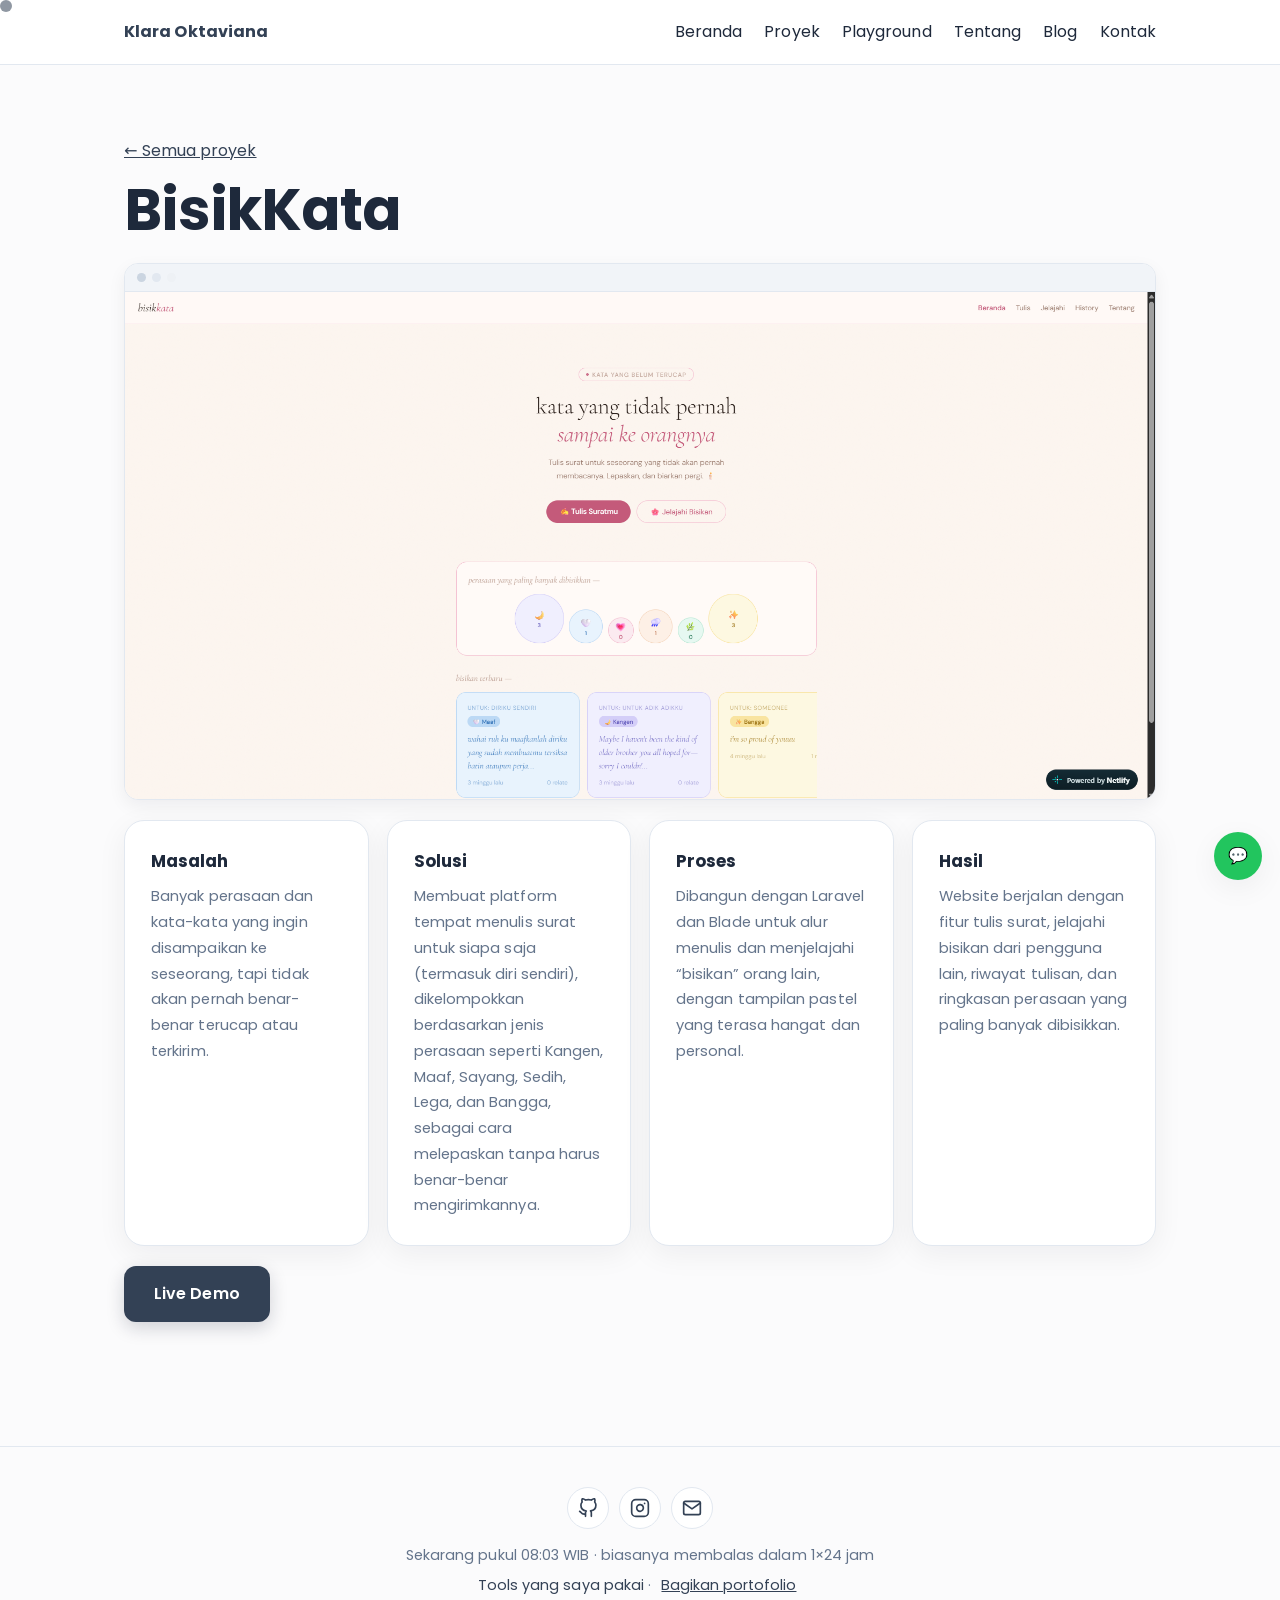
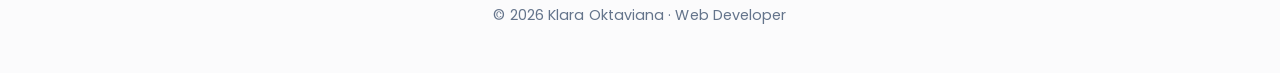
<file: kasus.html>
<!doctype html>
<html lang=id>

<head>
    <meta charset=utf-8>
    <meta name=viewport content="width=device-width,initial-scale=1">
    <meta name=theme-color content="#fdf0f6">
    <meta name=description
        content="Portofolio Klara Oktaviana, Web Developer yang membangun website modern, responsif, dan nyaman dipakai.">
    <meta property=og:title content="Klara Oktaviana · Web Developer">
    <meta property=og:description content="Lihat proyek dan cara menghubungi saya.">
    <meta property=og:type content=website>
    <meta property=og:image content="https://klaraoktavianaa.netlify.app/assets/og.png">
    <meta property=og:url content="https://klaraoktavianaa.netlify.app/">
    <meta name=twitter:card content=summary_large_image>
    <link rel=icon
        href="data:image/svg+xml,<svg xmlns=%27http://www.w3.org/2000/svg%27 viewBox=%270 0 100 100%27><rect width=%27100%27 height=%27100%27 rx=%2722%27 fill=%27%23334155%27/><text x=%2750%27 y=%2768%27 font-size=%2758%27 font-family=%27Arial%27 fill=%27white%27 text-anchor=%27middle%27>K</text></svg>">
    <link rel=preconnect href=https://fonts.googleapis.com>
    <link href="https://fonts.googleapis.com/css2?family=Poppins:wght@400;500;600;700&display=swap" rel=stylesheet>
    <link rel=stylesheet href=css/style.css>
    <!-- Penghitung pengunjung (Umami, gratis): hapus komentar ini dan isi website-id
<script defer src="https://cloud.umami.is/script.js" data-website-id="ID-ANDA"></script> -->
    <title>Studi kasus · Klara Oktaviana</title>
</head>

<body>
    <main>
        <section>
            <div class=wrap><a class=lk href=proyek.html>← Semua proyek</a>
                <h1 id=jt style="margin-top:12px"></h1>
                <div class=frame id=kimg style="margin:20px 0">
                    <div class=fb><i></i><i></i><i></i></div>
                    <div class=ph style=height:240px>Screenshot utama</div>
                </div>
                <div class=grid id=kg>
                    <div class=card>
                        <h3>Masalah</h3>
                        <p>Jelaskan masalah yang ingin diselesaikan.</p>
                    </div>
                    <div class=card>
                        <h3>Solusi</h3>
                        <p>Jelaskan solusi dan keputusan desain/teknis.</p>
                    </div>
                    <div class=card>
                        <h3>Proses</h3>
                        <p>Ceritakan tahapan pengerjaan dan tantangannya.</p>
                    </div>
                    <div class=card>
                        <h3>Hasil</h3>
                        <p>Jelaskan hasil dan apa yang dipelajari.</p>
                    </div>
                </div>
                <p style=margin-top:20px id=klinks><a class=btn href=#>Live Demo</a> <a class="btn o" href=#>GitHub</a>
                </p>
                <div id=pn class=row style="margin-top:36px;justify-content:space-between"></div>
            </div>
        </section>
        <div id=lb><button class=x aria-label=Tutup>×</button><img alt=""></div>
    </main>
    <script src=js/script.js></script>
    <script>
        const DATA = {
            1: {
                t: 'BisikKata', img: 'assets/proyek1-bisikkata.png', live: 'https://bisikkataa.netlify.app/', gh: '#',
                masalah: 'Banyak perasaan dan kata-kata yang ingin disampaikan ke seseorang, tapi tidak akan pernah benar-benar terucap atau terkirim.',
                solusi: 'Membuat platform tempat menulis surat untuk siapa saja (termasuk diri sendiri), dikelompokkan berdasarkan jenis perasaan seperti Kangen, Maaf, Sayang, Sedih, Lega, dan Bangga, sebagai cara melepaskan tanpa harus benar-benar mengirimkannya.',
                proses: 'Dibangun dengan Laravel dan Blade untuk alur menulis dan menjelajahi “bisikan” orang lain, dengan tampilan pastel yang terasa hangat dan personal.',
                hasil: 'Website berjalan dengan fitur tulis surat, jelajahi bisikan dari pengguna lain, riwayat tulisan, dan ringkasan perasaan yang paling banyak dibisikkan.'
            },
        };
        const p = +(new URLSearchParams(location.search).get('p') || 1), N = Object.keys(DATA).length, d = DATA[p];
        jt.textContent = d ? d.t : 'Proyek ' + p;
        if (d) {
            kimg.querySelector('.ph').outerHTML = `<img src="${d.img}" alt="Tampilan ${d.t}" style="display:block;width:100%;height:auto;cursor:zoom-in">`;
            const im = kimg.querySelector('img'), lb = document.getElementById('lb');
            im.onclick = () => { lb.querySelector('img').src = d.img; lb.classList.add('open') };
            lb.onclick = () => lb.classList.remove('open');
            addEventListener('keydown', e => { if (e.key == 'Escape') lb.classList.remove('open') });
            const c = kg.querySelectorAll('p');
            c[0].textContent = d.masalah; c[1].textContent = d.solusi; c[2].textContent = d.proses; c[3].textContent = d.hasil;
            klinks.innerHTML = `<a class="btn" href="${d.live}" target="_blank">Live Demo</a>` + (d.gh != '#' ? ` <a class="btn o" href="${d.gh}" target="_blank">GitHub</a>` : '');
        }
        if (N > 1) pn.innerHTML = `<a class="btn o" href="kasus.html?p=${p > 1 ? p - 1 : N}">← Sebelumnya</a><a class="btn" href="kasus.html?p=${p < N ? p + 1 : 1}">Berikutnya →</a>`
    </script>
</body>

</html>
</file>
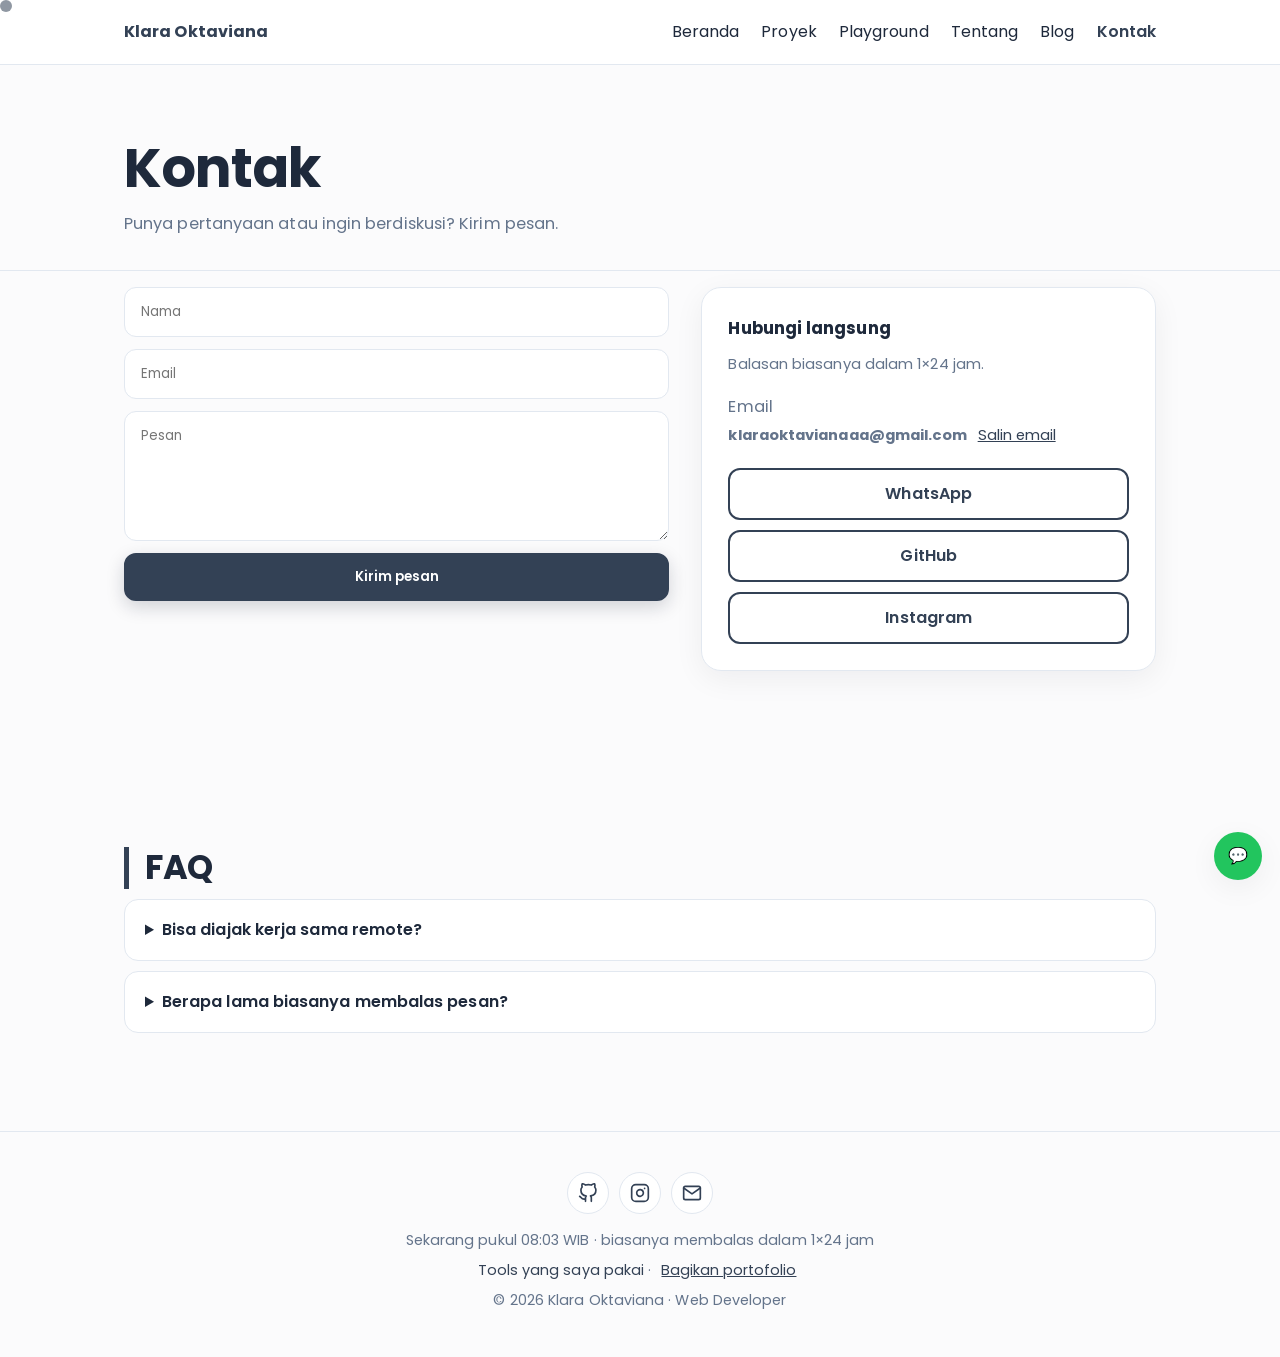
<file: kontak.html>
<!doctype html>
<html lang=id>

<head>
    <meta charset=utf-8>
    <meta name=viewport content="width=device-width,initial-scale=1">
    <meta name=theme-color content="#fdf0f6">
    <meta name=description
        content="Portofolio Klara Oktaviana, Web Developer yang membangun website modern, responsif, dan nyaman dipakai.">
    <meta property=og:title content="Klara Oktaviana · Web Developer">
    <meta property=og:description content="Lihat proyek dan cara menghubungi saya.">
    <meta property=og:type content=website>
    <meta property=og:image content="https://klaraoktavianaa.netlify.app/assets/og.png">
    <meta property=og:url content="https://klaraoktavianaa.netlify.app/">
    <meta name=twitter:card content=summary_large_image>
    <link rel=icon
        href="data:image/svg+xml,<svg xmlns=%27http://www.w3.org/2000/svg%27 viewBox=%270 0 100 100%27><rect width=%27100%27 height=%27100%27 rx=%2722%27 fill=%27%23334155%27/><text x=%2750%27 y=%2768%27 font-size=%2758%27 font-family=%27Arial%27 fill=%27white%27 text-anchor=%27middle%27>K</text></svg>">
    <link rel=preconnect href=https://fonts.googleapis.com>
    <link href="https://fonts.googleapis.com/css2?family=Poppins:wght@400;500;600;700&display=swap" rel=stylesheet>
    <link rel=stylesheet href=css/style.css>
    <!-- Penghitung pengunjung (Umami, gratis): hapus komentar ini dan isi website-id
<script defer src="https://cloud.umami.is/script.js" data-website-id="ID-ANDA"></script> -->
    <title>Kontak · Klara Oktaviana</title>
</head>

<body>
    <main>
        <section class=phead>
            <div class=wrap>
                <h1>Kontak</h1>
                <p class=sub>Punya pertanyaan atau ingin berdiskusi? Kirim pesan.</p>
            </div>
        </section>
        <section style=padding-top:0>
            <div class="wrap kgrid">
                <form action=https://formspree.io/f/xzedggqe method=POST><input name=nama placeholder=Nama
                        required><input type=email name=email placeholder=Email required><textarea name=pesan rows=5
                        placeholder=Pesan required></textarea><button class=btn>Kirim pesan</button></form>
                <aside class=card>
                    <h3>Hubungi langsung</h3>
                    <p class=sub style="margin-bottom:16px">Balasan biasanya dalam 1×24 jam.</p>
                    <p style="margin-bottom:18px"><small class=sub>Email</small><br><b>klaraoktavianaaa@gmail.com</b> <button
                            class=lk data-copy=klaraoktavianaaa.com>Salin email</button></p>
                    <div class=links><a class="btn o"
                            href=https://wa.me/6287831826464?text=Halo%20Klara%2C%20saya%20melihat%20portofoliomu%20dan%20ingin%20berdiskusi.
                            target=_blank>WhatsApp</a><a class="btn o" href=https://github.com/klaraaokta
                            target=_blank>GitHub</a><a class="btn o" href="https://www.instagram.com/seccraraa13/">Instagram</a></div>
                </aside>
            </div>
        </section>
        <section>
            <div class=wrap>
                <h2>FAQ</h2>
                <details>
                    <summary>Bisa diajak kerja sama remote?</summary>
                    <p>Bisa.</p>
                </details>
                <details>
                    <summary>Berapa lama biasanya membalas pesan?</summary>
                    <p>Umumnya dalam 1×24 jam.</p>
                </details>
            </div>
        </section>
    </main>
    <script src=js/script.js></script>
</body>

</html>
</file>
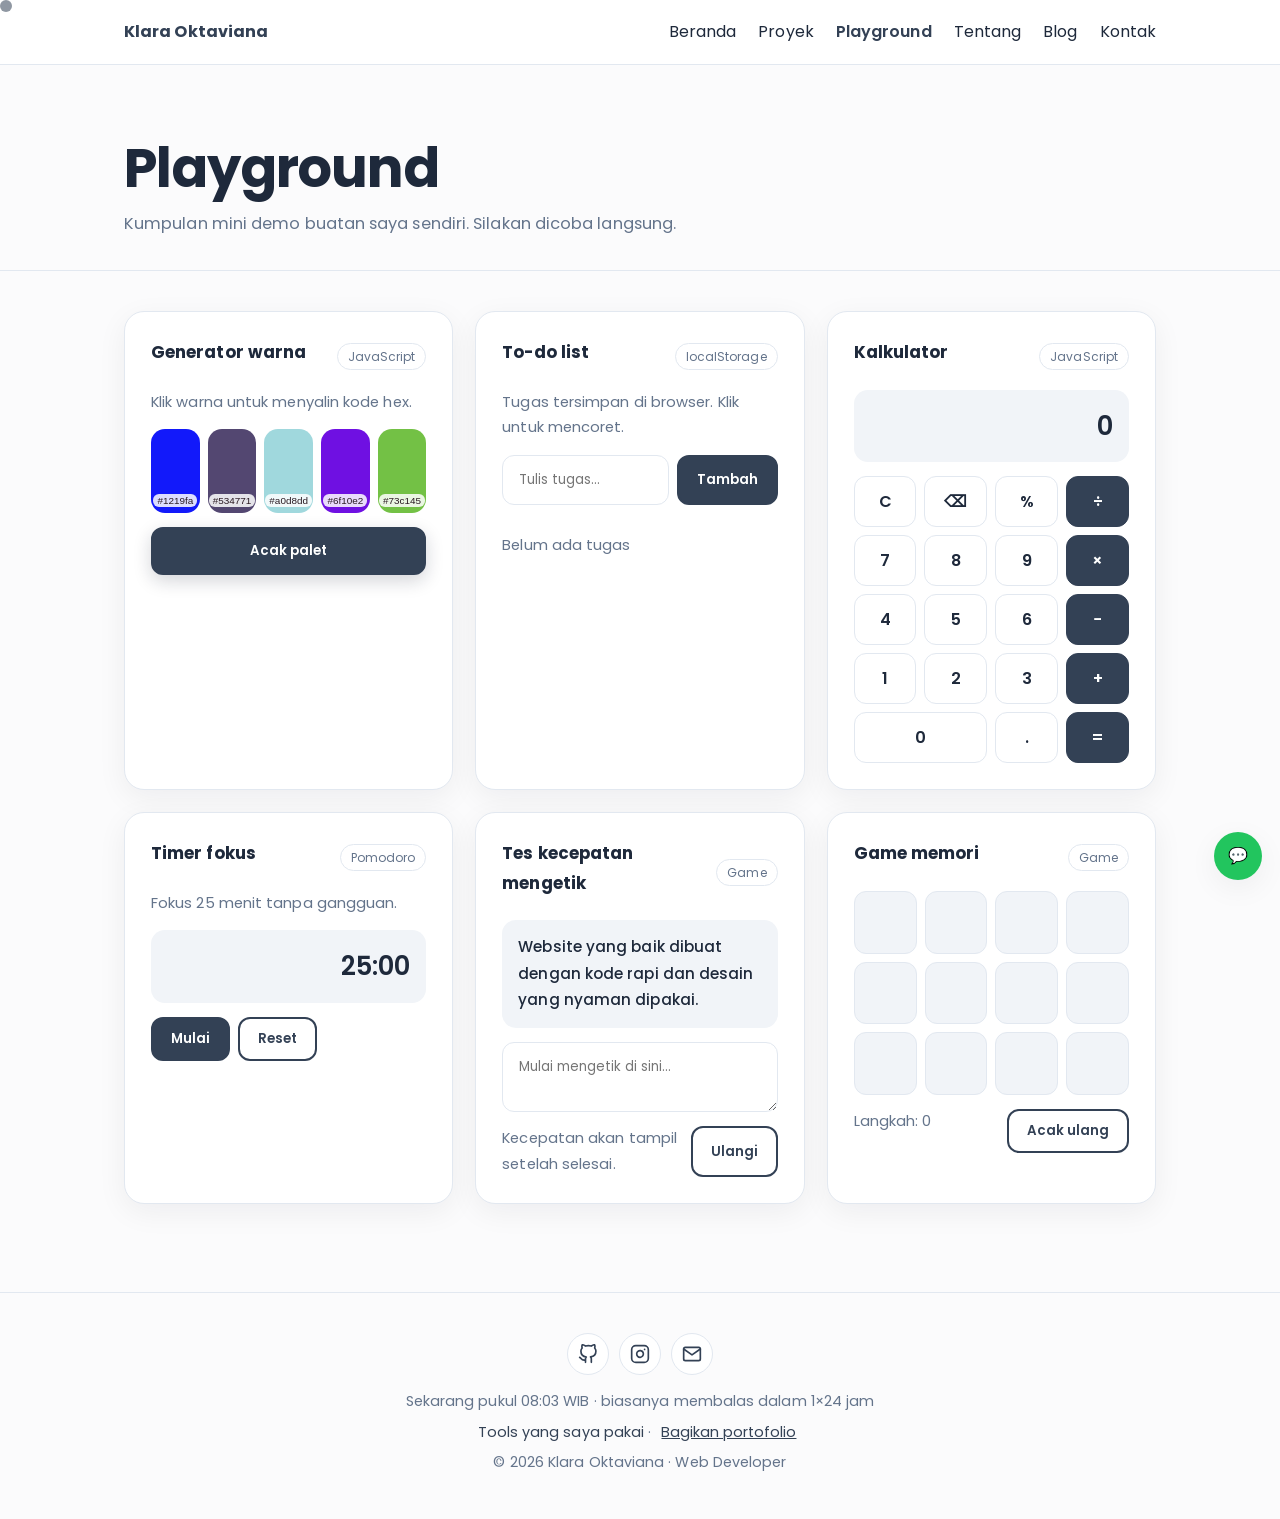
<file: playground.html>
<!doctype html>
<html lang=id>

<head>
    <meta charset=utf-8>
    <meta name=viewport content="width=device-width,initial-scale=1">
    <meta name=theme-color content="#fdf0f6">
    <meta name=description
        content="Portofolio Klara Oktaviana, Web Developer yang membangun website modern, responsif, dan nyaman dipakai.">
    <meta property=og:title content="Klara Oktaviana · Web Developer">
    <meta property=og:description content="Lihat proyek dan cara menghubungi saya.">
    <meta property=og:type content=website>
    <meta property=og:image content="https://klaraoktavianaa.netlify.app/assets/og.png">
    <meta property=og:url content="https://klaraoktavianaa.netlify.app/">
    <meta name=twitter:card content=summary_large_image>
    <link rel=icon
        href="data:image/svg+xml,<svg xmlns=%27http://www.w3.org/2000/svg%27 viewBox=%270 0 100 100%27><rect width=%27100%27 height=%27100%27 rx=%2722%27 fill=%27%23334155%27/><text x=%2750%27 y=%2768%27 font-size=%2758%27 font-family=%27Arial%27 fill=%27white%27 text-anchor=%27middle%27>K</text></svg>">
    <link rel=preconnect href=https://fonts.googleapis.com>
    <link href="https://fonts.googleapis.com/css2?family=Poppins:wght@400;500;600;700&display=swap" rel=stylesheet>
    <link rel=stylesheet href=css/style.css>
    <!-- Penghitung pengunjung (Umami, gratis): hapus komentar ini dan isi website-id
<script defer src="https://cloud.umami.is/script.js" data-website-id="ID-ANDA"></script> -->
    <title>Playground · Klara Oktaviana</title>
</head>

<body>
    <main>
        <section class=phead>
            <div class=wrap>
                <h1>Playground</h1>
                <p class=sub>Kumpulan mini demo buatan saya sendiri. Silakan dicoba langsung.</p>
            </div>
        </section>
        <section style="padding-top:40px">
            <div class="wrap pgrid">

                <div class="card demo">
                    <div class=dh>
                        <h3>Generator warna</h3><span class=tag>JavaScript</span>
                    </div>
                    <p class=sub>Klik warna untuk menyalin kode hex.</p>
                    <div class=sws id=sws></div><button class=btn id=gw>Acak palet</button>
                </div>

                <div class="card demo">
                    <div class=dh>
                        <h3>To-do list</h3><span class=tag>localStorage</span>
                    </div>
                    <p class=sub>Tugas tersimpan di browser. Klik untuk mencoret.</p>
                    <form id=tf class=row><input id=ti placeholder="Tulis tugas..." autocomplete=off><button
                            class=btn>Tambah</button></form>
                    <ul id=tl class=tlist></ul><small id=tc class=sub></small>
                </div>

                <div class="card demo">
                    <div class=dh>
                        <h3>Kalkulator</h3><span class=tag>JavaScript</span>
                    </div>
                    <div class=out id=cd>0</div>
                    <div class=keys id=keys></div>
                </div>

                <div class="card demo">
                    <div class=dh>
                        <h3>Timer fokus</h3><span class=tag>Pomodoro</span>
                    </div>
                    <p class=sub>Fokus 25 menit tanpa gangguan.</p>
                    <div class=out id=pt>25:00</div>
                    <div class=row><button class=btn id=ps>Mulai</button><button class="btn o" id=pr2>Reset</button>
                    </div>
                </div>

                <div class="card demo">
                    <div class=dh>
                        <h3>Tes kecepatan mengetik</h3><span class=tag>Game</span>
                    </div>
                    <div class=out id=tt style="font-size:.95rem;font-weight:500;text-align:left"></div>
                    <textarea id=ti2 rows=2 placeholder="Mulai mengetik di sini..."></textarea>
                    <div class=row><small class=sub id=tr style=flex:1>Kecepatan akan tampil setelah
                            selesai.</small><button class="btn o" id=trs>Ulangi</button></div>
                </div>

                <div class="card demo">
                    <div class=dh>
                        <h3>Game memori</h3><span class=tag>Game</span>
                    </div>
                    <div class=mem id=mem></div>
                    <div class=row><small class=sub id=mi style=flex:1>Langkah: 0</small><button class="btn o"
                            id=mr>Acak ulang</button></div>
                </div>

            </div>
        </section>
    </main>
    <script src=js/script.js></script>
    <script>
        const $ = id => document.getElementById(id);
        /* warna */
        const gc = () => '#' + Math.floor(Math.random() * 16777215).toString(16).padStart(6, '0');
        const pal = () => { $('sws').innerHTML = ''; for (let i = 0; i < 5; i++) { const c = gc(), b = document.createElement('button'); b.className = 'sw'; b.style.background = c; b.title = c; b.innerHTML = '<span>' + c + '</span>'; b.onclick = () => navigator.clipboard.writeText(c).then(() => toast('Tersalin: ' + c)); $('sws').append(b) } };
        $('gw').onclick = pal; pal();
        /* to-do */
        let td = []; try { td = JSON.parse(localStorage.getItem('td') || '[]') } catch (e) { }
        const sv = () => { try { localStorage.setItem('td', JSON.stringify(td)) } catch (e) { } };
        const rt = () => { $('tl').innerHTML = ''; td.forEach((t, i) => { const l = document.createElement('li'); l.innerHTML = '<span></span><button aria-label=Hapus>×</button>'; l.firstChild.textContent = t.t; if (t.d) l.classList.add('dn'); l.firstChild.onclick = () => { t.d = !t.d; sv(); rt() }; l.lastChild.onclick = () => { td.splice(i, 1); sv(); rt() }; $('tl').append(l) }); $('tc').textContent = td.length ? td.filter(x => !x.d).length + ' tugas tersisa' : 'Belum ada tugas' };
        $('tf').onsubmit = e => { e.preventDefault(); const v = $('ti').value.trim(); if (!v) return; td.push({ t: v, d: false }); $('ti').value = ''; sv(); rt() }; rt();
        /* kalkulator */
        let ex = ''; const cd = $('cd');
        ['C', '⌫', '%', '÷', '7', '8', '9', '×', '4', '5', '6', '−', '1', '2', '3', '+', '0', '.', '='].forEach(k => {
            const b = document.createElement('button'); b.textContent = k; if ('÷×−+='.includes(k)) b.className = 'op'; if (k == '0') b.style.gridColumn = 'span 2'; b.onclick = () => {
                if (k == 'C') ex = ''; else if (k == '⌫') ex = ex.slice(0, -1); else if (k == '=') { try { const s = ex.replace(/÷/g, '/').replace(/×/g, '*').replace(/−/g, '-').replace(/%/g, '/100'); if (/^[0-9+\-*\/.() ]+$/.test(s)) { const r = Function('return ' + s)(); ex = String(+r.toFixed(8)) } } catch (e) { ex = 'Error' } } else ex = (ex == 'Error' ? '' : ex) + k; cd.textContent = ex || '0'
            }; $('keys').append(b)
        });
        /* timer */
        let sec = 1500, iv = null; const ft = () => $('pt').textContent = String(Math.floor(sec / 60)).padStart(2, '0') + ':' + String(sec % 60).padStart(2, '0');
        $('ps').onclick = () => { if (iv) { clearInterval(iv); iv = null; $('ps').textContent = 'Lanjut' } else { $('ps').textContent = 'Jeda'; iv = setInterval(() => { sec--; ft(); if (sec <= 0) { clearInterval(iv); iv = null; $('ps').textContent = 'Mulai'; sec = 1500; toast('Waktu fokus selesai 🌸'); ft() } }, 1000) } };
        $('pr2').onclick = () => { clearInterval(iv); iv = null; sec = 1500; ft(); $('ps').textContent = 'Mulai' };
        /* mengetik */
        const TS = 'Website yang baik dibuat dengan kode rapi dan desain yang nyaman dipakai.'; let t0 = 0; $('tt').textContent = TS;
        $('ti2').oninput = () => { const v = $('ti2').value; if (!t0) t0 = Date.now(); if (v.length >= TS.length) { const m = (Date.now() - t0) / 60000, ok = [...TS].filter((c, i) => c == v[i]).length; $('tr').textContent = Math.round(TS.length / 5 / m) + ' kata/menit · akurasi ' + Math.round(ok / TS.length * 100) + '%'; $('ti2').disabled = true } };
        $('trs').onclick = () => { t0 = 0; $('ti2').value = ''; $('ti2').disabled = false; $('tr').textContent = 'Kecepatan akan tampil setelah selesai.' };
        /* memori */
        let mf = null, mk = false, mm = 0, md = 0; const EM = ['🌸', '🌷', '🍓', '🍒', '🎀', '🦋'];
        const mb = () => { const d = [...EM, ...EM].sort(() => Math.random() - .5); mf = null; mk = false; mm = 0; md = 0; $('mi').textContent = 'Langkah: 0'; $('mem').innerHTML = ''; d.forEach(e => { const b = document.createElement('button'); b.className = 'mc'; b.onclick = () => { if (mk || b.classList.contains('up') || b.classList.contains('ok')) return; b.textContent = e; b.classList.add('up'); if (!mf) { mf = b; return } mm++; $('mi').textContent = 'Langkah: ' + mm; if (mf.textContent == e) { mf.classList.add('ok'); b.classList.add('ok'); mf = null; if (++md == 6) $('mi').textContent = 'Selesai dalam ' + mm + ' langkah 🎉' } else { mk = true; const a = mf; setTimeout(() => { a.textContent = ''; b.textContent = ''; a.classList.remove('up'); b.classList.remove('up'); mf = null; mk = false }, 700) } }; $('mem').append(b) }) };
        $('mr').onclick = mb; mb();
    </script>
</body>

</html>
</file>
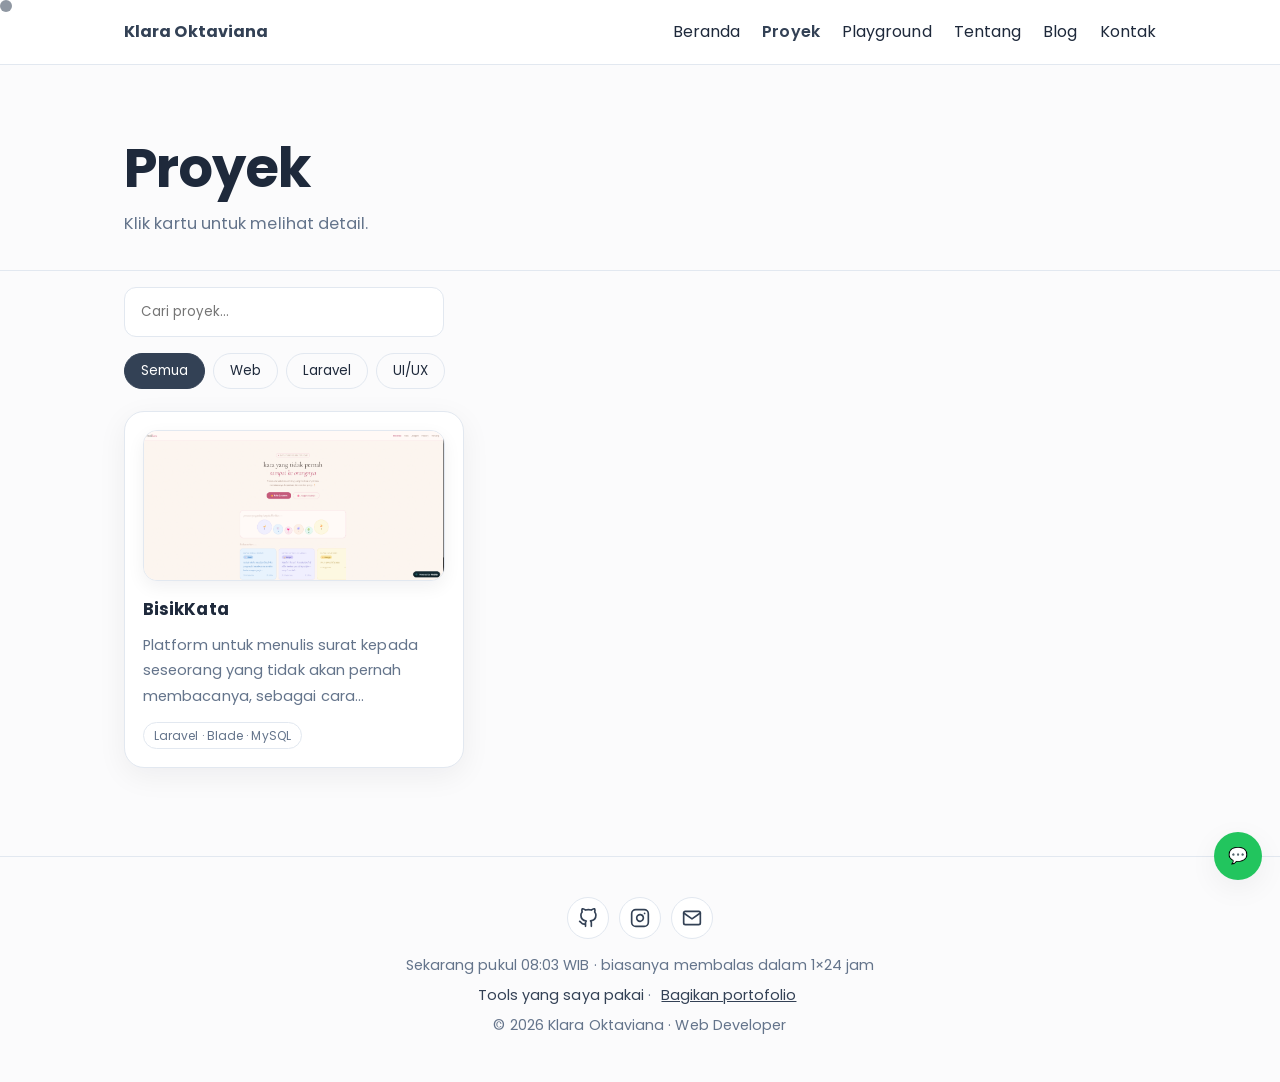
<file: proyek.html>
<!doctype html>
<html lang=id>

<head>
    <meta charset=utf-8>
    <meta name=viewport content="width=device-width,initial-scale=1">
    <meta name=theme-color content="#fdf0f6">
    <meta name=description
        content="Portofolio Klara Oktaviana, Web Developer yang membangun website modern, responsif, dan nyaman dipakai.">
    <meta property=og:title content="Klara Oktaviana · Web Developer">
    <meta property=og:description content="Lihat proyek dan cara menghubungi saya.">
    <meta property=og:type content=website>
    <meta property=og:image content="https://klaraoktavianaa.netlify.app/assets/og.png">
    <meta property=og:url content="https://klaraoktavianaa.netlify.app/">
    <meta name=twitter:card content=summary_large_image>
    <link rel=icon
        href="data:image/svg+xml,<svg xmlns=%27http://www.w3.org/2000/svg%27 viewBox=%270 0 100 100%27><rect width=%27100%27 height=%27100%27 rx=%2722%27 fill=%27%23334155%27/><text x=%2750%27 y=%2768%27 font-size=%2758%27 font-family=%27Arial%27 fill=%27white%27 text-anchor=%27middle%27>K</text></svg>">
    <link rel=preconnect href=https://fonts.googleapis.com>
    <link href="https://fonts.googleapis.com/css2?family=Poppins:wght@400;500;600;700&display=swap" rel=stylesheet>
    <link rel=stylesheet href=css/style.css>
    <!-- Penghitung pengunjung (Umami, gratis): hapus komentar ini dan isi website-id
<script defer src="https://cloud.umami.is/script.js" data-website-id="ID-ANDA"></script> -->
    <title>Proyek · Klara Oktaviana</title>
</head>

<body>
    <main>
        <section class=phead>
            <div class=wrap>
                <h1>Proyek</h1>
                <p class=sub>Klik kartu untuk melihat detail.</p>
            </div>
        </section>
        <section style="padding-top:16px">
            <div class=wrap><input id=q placeholder="Cari proyek..."
                    style="width:100%;max-width:320px;margin-bottom:16px">
                <div class=filters><button class=on data-f=all>Semua</button><button data-f=web>Web</button><button
                        data-f=laravel>Laravel</button><button data-f=ui>UI/UX</button></div>
                <div class=pjgrid id=sk>
                    <div class=sk></div>
                </div>
                <div class="pjgrid hide" id=gr>
                    <!--
                    CARA MENAMBAH PROYEK BARU: salin satu blok <div class="card pr"> di bawah, lalu ganti isinya.
                    - data-id   : nomor proyek (harus sama dengan nomor di kasus.html)
                    - data-c    : kategori filter, boleh lebih dari satu dipisah spasi (web laravel ui)
                    - data-imgs : daftar gambar pop-up dipisah koma (gambar pertama jadi gambar kartu)
                    - data-live / data-gh : link Live Demo / GitHub (kosongkan kalau belum ada)
                    Ukuran kartu otomatis sama semua.
                    -->
                    <div class="card pr" data-id=1 data-c="web laravel" data-t="BisikKata"
                        data-d="Platform untuk menulis surat kepada seseorang yang tidak akan pernah membacanya, sebagai cara melepaskan perasaan yang belum tersampaikan."
                        data-imgs="assets/proyek1-bisikkata.png" data-live="https://bisikkataa.netlify.app/" data-gh="">
                        <div class=frame><img src="assets/proyek1-bisikkata.png" alt="Tampilan beranda BisikKata"></div>
                        <h3>BisikKata</h3>
                        <p>Platform untuk menulis surat kepada seseorang yang tidak akan pernah membacanya, sebagai cara
                            melepaskan perasaan yang belum tersampaikan.</p><span class=tag>Laravel &middot; Blade
                            &middot; MySQL</span>
                    </div>
                </div>
                <p class="sub hide" id=empty style="margin-top:8px">Belum ada proyek yang cocok.</p>
            </div>
        </section>
        <div class=modal id=modal>
            <div class=box><button class=x aria-label=Tutup>×</button>
                <div class=sl>
                    <div class=slides></div>
                    <nav class=snav></nav>
                </div>
                <h3 id=mt></h3>
                <p id=md class=sub></p>
                <div class=acts><a class=btn id=lv href=# target=_blank rel=noopener>Live Demo</a> <a class="btn o" id=gh
                        href=# target=_blank rel=noopener>GitHub</a> <a class="btn o" id=cs href=kasus.html>Studi
                        kasus</a></div>
            </div>
        </div>
        <div id=lb><button class=x aria-label=Tutup>×</button><img alt=""></div>
    </main>
    <script src=js/script.js></script>
    <script>addEventListener('load', () => { sk.classList.add('hide'); gr.classList.remove('hide') })</script>
</body>

</html>
</file>
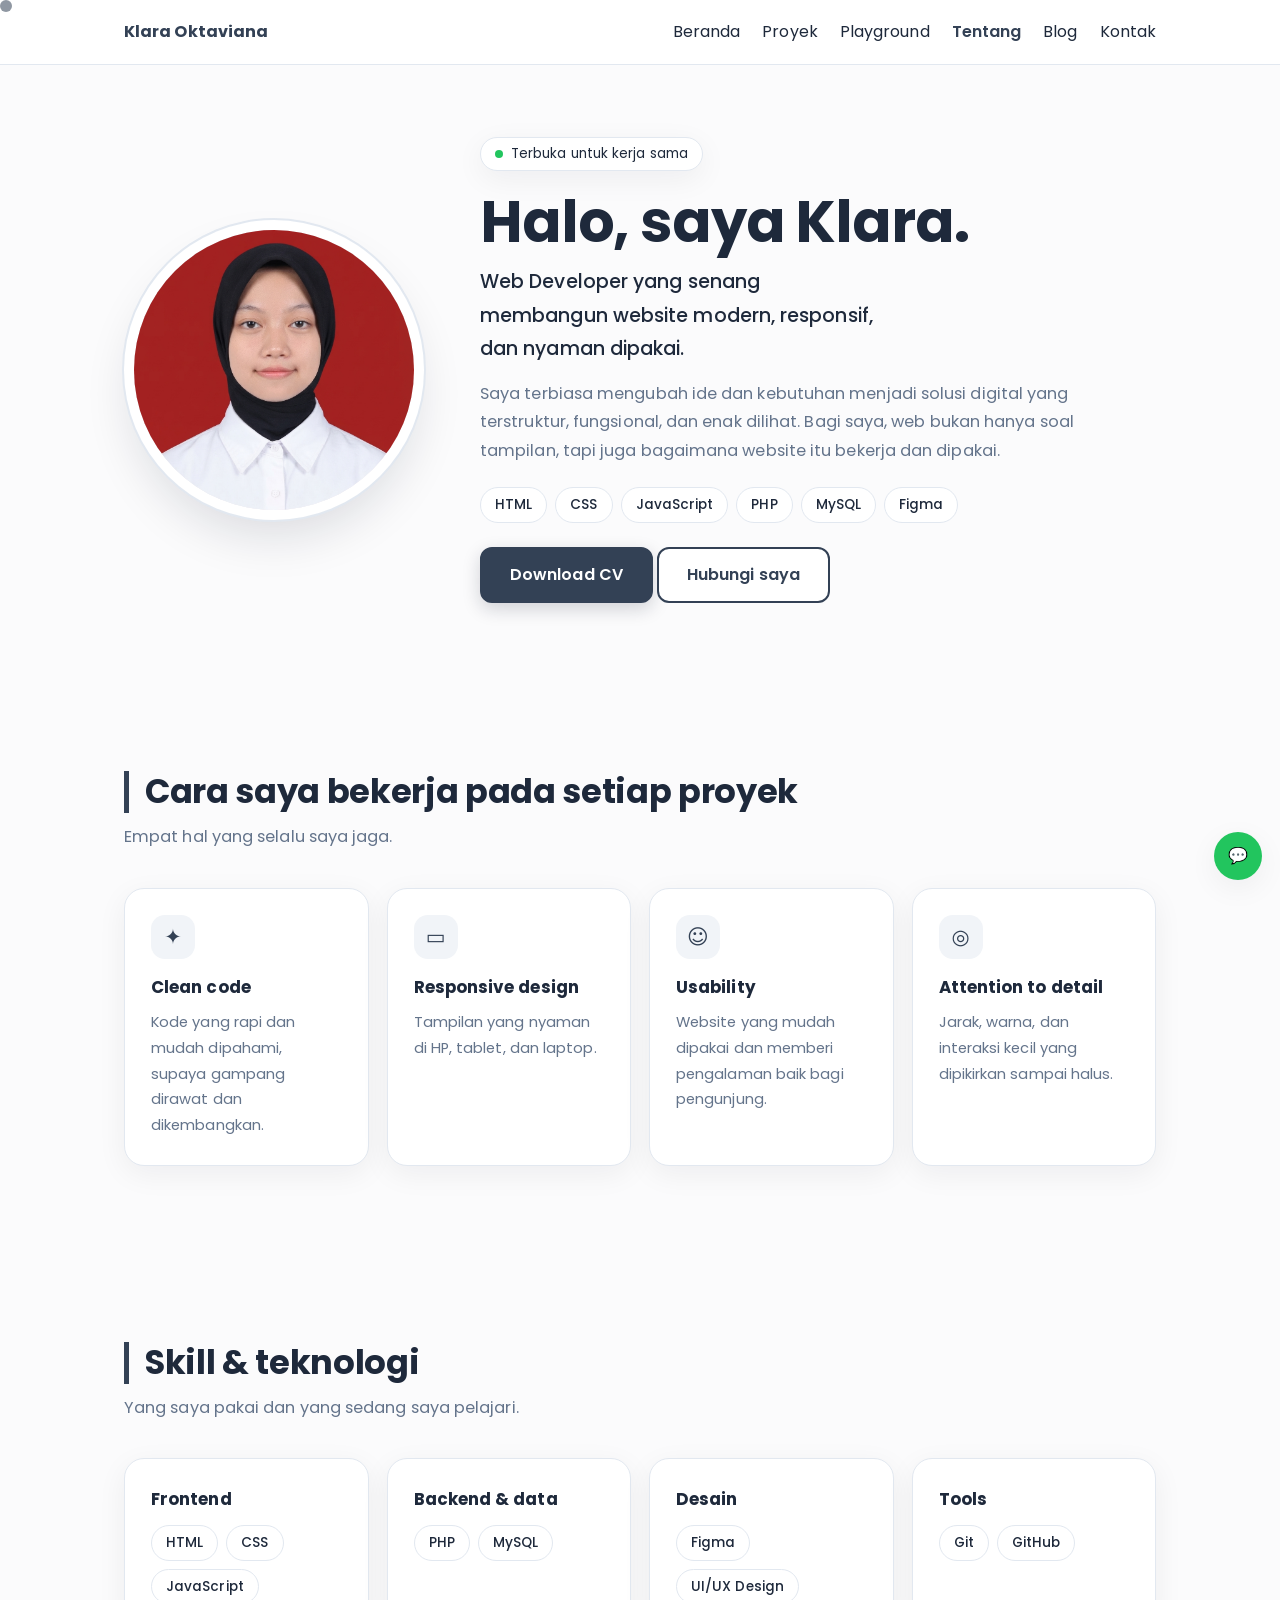
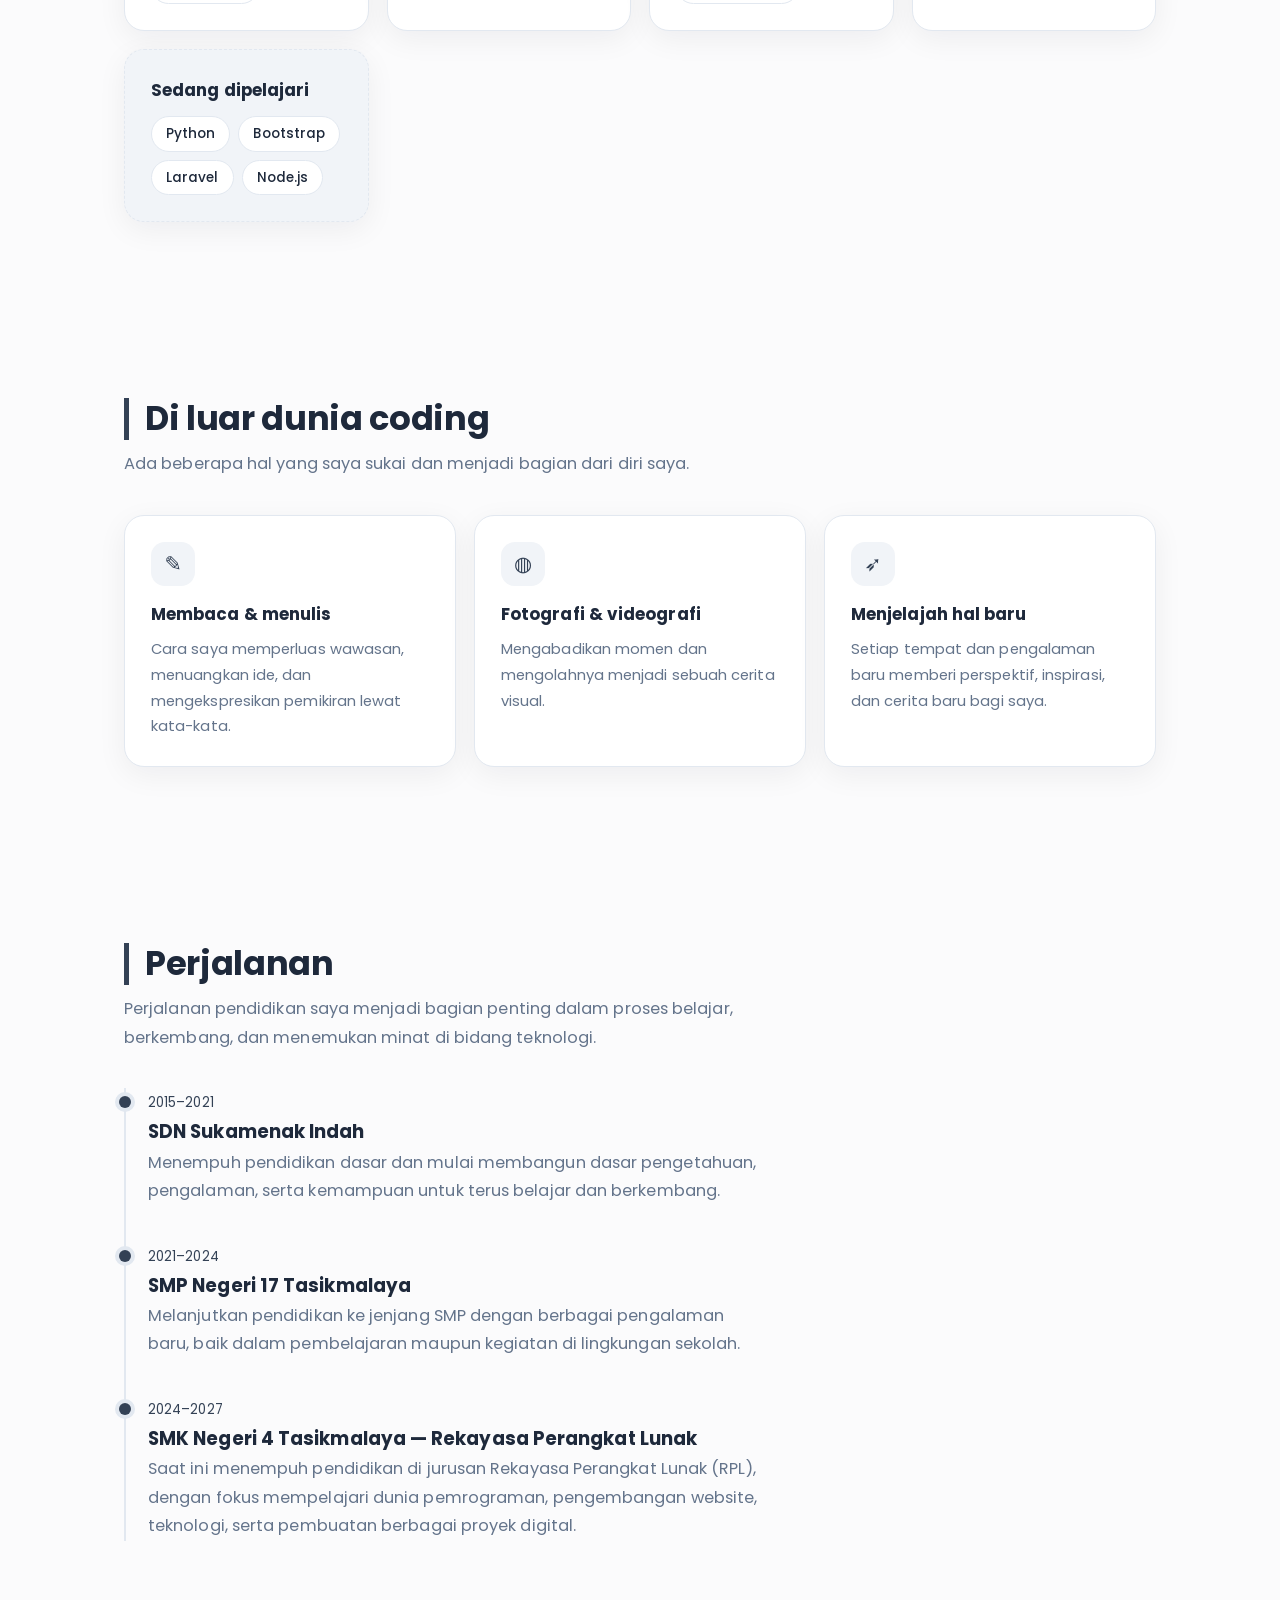
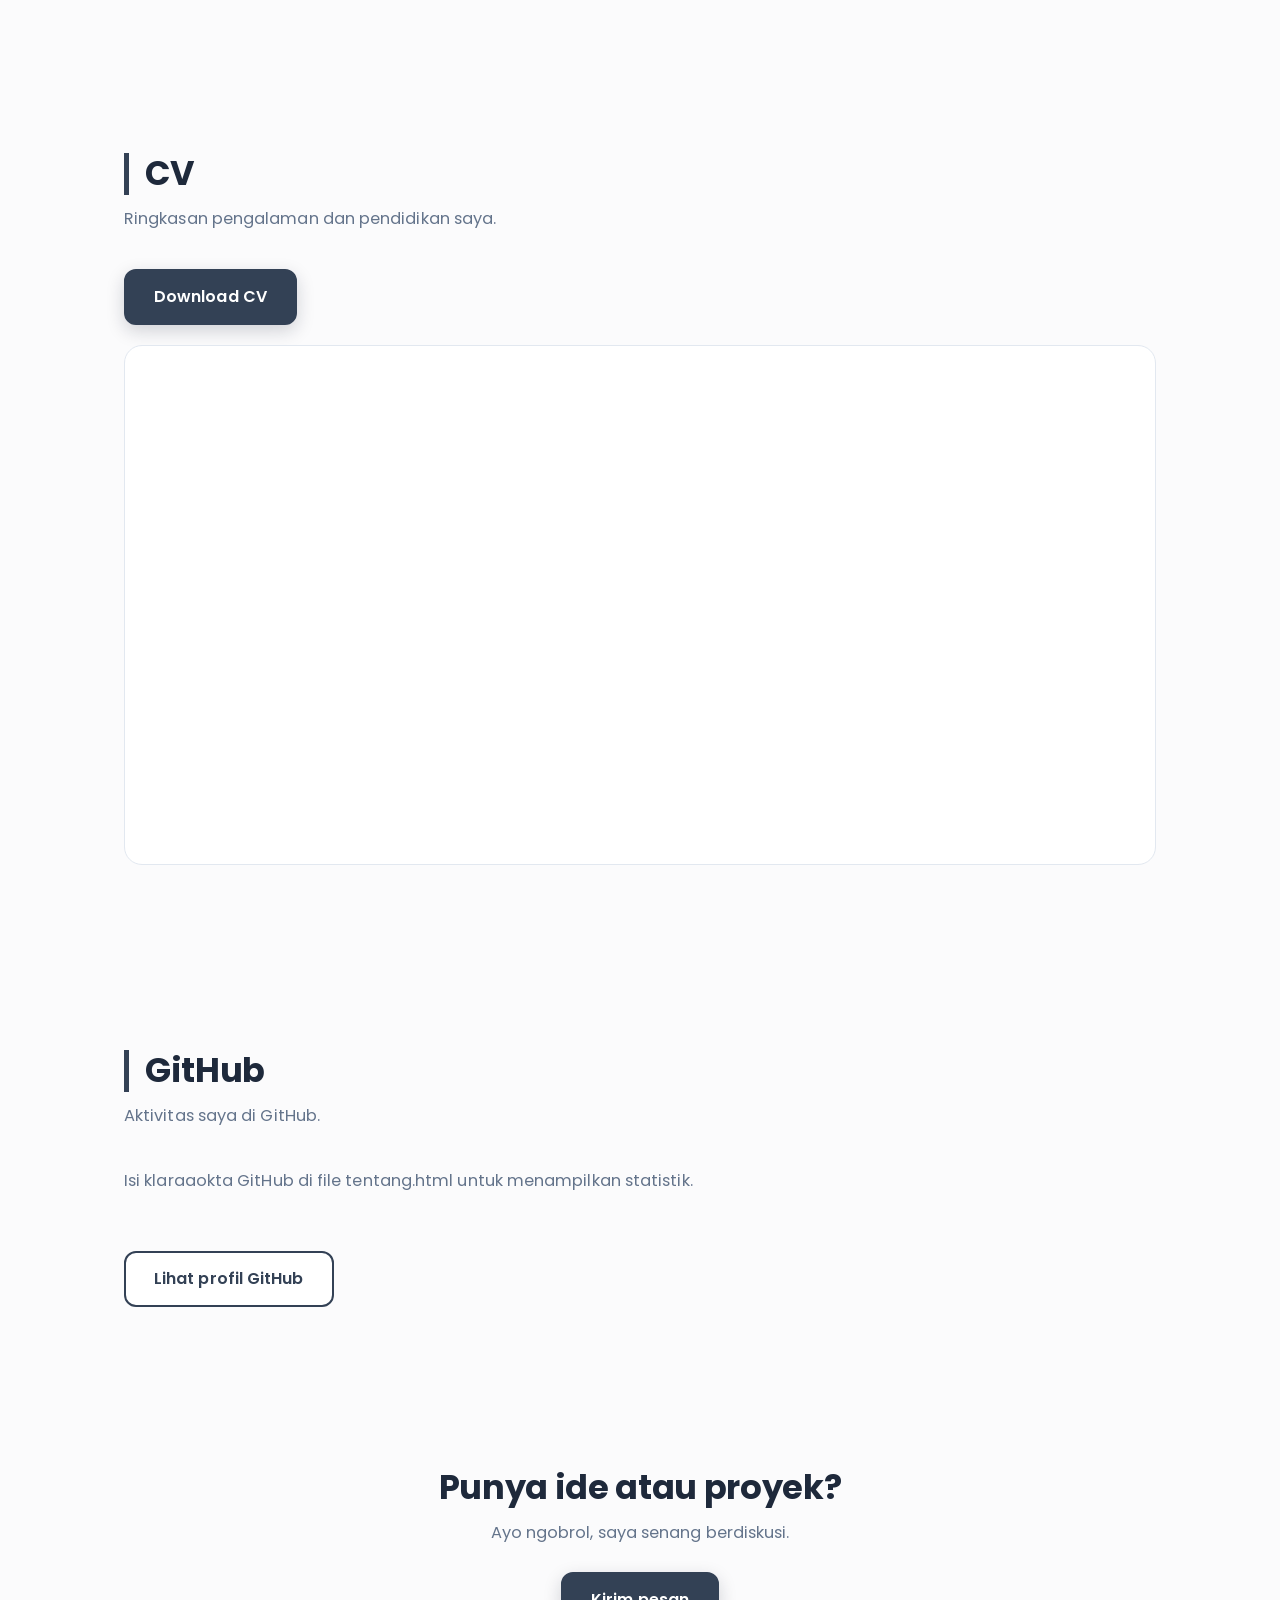
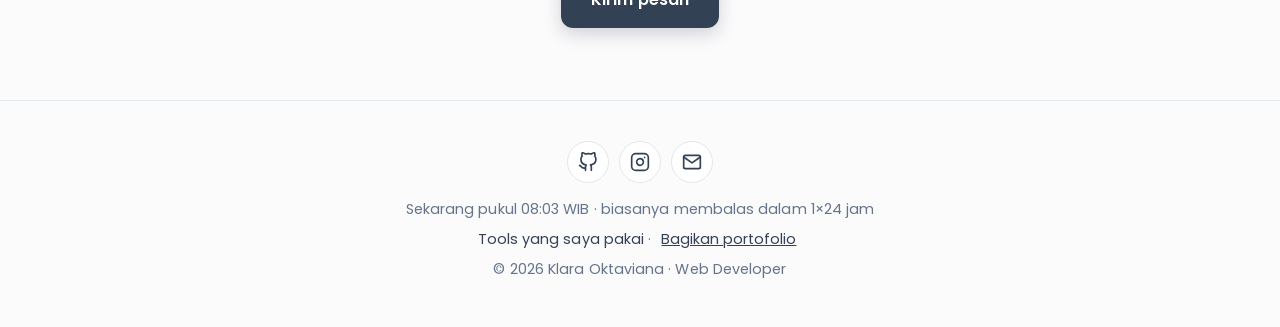
<file: tentang.html>
<!doctype html>
<html lang=id>

<head>
    <meta charset=utf-8>
    <meta name=viewport content="width=device-width,initial-scale=1">
    <meta name=theme-color content="#fdf0f6">
    <meta name=description
        content="Portofolio Klara Oktaviana, Web Developer yang membangun website modern, responsif, dan nyaman dipakai.">
    <meta property=og:title content="Klara Oktaviana · Web Developer">
    <meta property=og:description content="Lihat proyek dan cara menghubungi saya.">
    <meta property=og:type content=website>
    <meta property=og:image content="https://klaraoktavianaa.netlify.app/assets/og.png">
    <meta property=og:url content="https://klaraoktavianaa.netlify.app/">
    <meta name=twitter:card content=summary_large_image>
    <link rel=icon
        href="data:image/svg+xml,<svg xmlns=%27http://www.w3.org/2000/svg%27 viewBox=%270 0 100 100%27><rect width=%27100%27 height=%27100%27 rx=%2722%27 fill=%27%23334155%27/><text x=%2750%27 y=%2768%27 font-size=%2758%27 font-family=%27Arial%27 fill=%27white%27 text-anchor=%27middle%27>K</text></svg>">
    <link rel=preconnect href=https://fonts.googleapis.com>
    <link href="https://fonts.googleapis.com/css2?family=Poppins:wght@400;500;600;700&display=swap" rel=stylesheet>
    <link rel=stylesheet href=css/style.css>
    <!-- Penghitung pengunjung (Umami, gratis): hapus komentar ini dan isi website-id
<script defer src="https://cloud.umami.is/script.js" data-website-id="ID-ANDA"></script> -->
    <title>Tentang · Klara Oktaviana</title>
</head>

<body>
    <main>
        <section class="abt">
            <div class="wrap abt-grid">
                <div class=avatar><span>🌸</span><img src="assets/foto.jpg" alt="Foto Klara Oktaviana"
                        onerror="this.remove()"></div>
                <div>
                    <span class=open-badge>Terbuka untuk kerja sama</span>
                    <h1>Halo, saya Klara.</h1>
                    <p class=lead>Web Developer yang senang membangun website modern, responsif, dan nyaman dipakai.</p>
                    <p class=sub style="margin-bottom:22px">Saya terbiasa mengubah ide dan kebutuhan menjadi solusi
                        digital yang terstruktur, fungsional, dan enak dilihat. Bagi saya, web bukan hanya soal
                        tampilan, tapi juga bagaimana website itu bekerja dan dipakai.</p>
                    <div class=chips style="margin-bottom:24px"><span class=chip>HTML</span><span
                            class=chip>CSS</span><span class=chip>JavaScript</span><span class=chip>PHP</span><span
                            class=chip>MySQL</span><span class=chip>Figma</span></div>
                    <a class=btn href=assets/cv.pdf download>Download CV</a> <a class="btn o" href=kontak.html>Hubungi
                        saya</a>
                </div>
            </div>
        </section>

        <section>
            <div class="wrap rv">
                <h2>Cara saya bekerja pada setiap proyek</h2>
                <p class=sub>Empat hal yang selalu saya jaga.</p>
                <div class=grid>
                    <div class=card>
                        <div class=ic>✦</div>
                        <h3>Clean code</h3>
                        <p>Kode yang rapi dan mudah dipahami, supaya gampang dirawat dan dikembangkan.</p>
                    </div>
                    <div class=card>
                        <div class=ic>▭</div>
                        <h3>Responsive design</h3>
                        <p>Tampilan yang nyaman di HP, tablet, dan laptop.</p>
                    </div>
                    <div class=card>
                        <div class=ic>☺</div>
                        <h3>Usability</h3>
                        <p>Website yang mudah dipakai dan memberi pengalaman baik bagi pengunjung.</p>
                    </div>
                    <div class=card>
                        <div class=ic>◎</div>
                        <h3>Attention to detail</h3>
                        <p>Jarak, warna, dan interaksi kecil yang dipikirkan sampai halus.</p>
                    </div>
                </div>
            </div>
        </section>

        <section>
            <div class="wrap rv">
                <h2>Skill &amp; teknologi</h2>
                <p class=sub>Yang saya pakai dan yang sedang saya pelajari.</p>
                <div class=grid>
                    <div class=card>
                        <h3>Frontend</h3>
                        <div class=chips><span class=chip>HTML</span><span class=chip>CSS</span><span
                                class=chip>JavaScript</span></div>
                    </div>
                    <div class=card>
                        <h3>Backend &amp; data</h3>
                        <div class=chips><span class=chip>PHP</span><span class=chip>MySQL</span></div>
                    </div>
                    <div class=card>
                        <h3>Desain</h3>
                        <div class=chips><span class=chip>Figma</span><span class=chip>UI/UX Design</span></div>
                    </div>
                    <div class=card>
                        <h3>Tools</h3>
                        <div class=chips><span class=chip>Git</span><span class=chip>GitHub</span></div>
                    </div>
                    <div class="card learn">
                        <h3>Sedang dipelajari</h3>
                        <div class=chips><span class=chip>Python</span><span class=chip>Bootstrap</span><span
                                class=chip>Laravel</span><span class=chip>Node.js</span></div>
                    </div>
                </div>
            </div>
        </section>

        <section>
            <div class="wrap rv">
                <h2>Di luar dunia coding</h2>
                <p class=sub>Ada beberapa hal yang saya sukai dan menjadi bagian dari diri saya.</p>
                <div class=grid>
                    <div class=card>
                        <div class=ic>✎</div>
                        <h3>Membaca &amp; menulis</h3>
                        <p>Cara saya memperluas wawasan, menuangkan ide, dan mengekspresikan pemikiran lewat kata-kata.
                        </p>
                    </div>
                    <div class=card>
                        <div class=ic>◍</div>
                        <h3>Fotografi &amp; videografi</h3>
                        <p>Mengabadikan momen dan mengolahnya menjadi sebuah cerita visual.</p>
                    </div>
                    <div class=card>
                        <div class=ic>➶</div>
                        <h3>Menjelajah hal baru</h3>
                        <p>Setiap tempat dan pengalaman baru memberi perspektif, inspirasi, dan cerita baru bagi saya.
                        </p>
                    </div>
                </div>
            </div>
        </section>

        <section>
            <div class="wrap rv">
                <h2>Perjalanan</h2>
                <p class=sub>Perjalanan pendidikan saya menjadi bagian penting dalam proses belajar, berkembang, dan menemukan minat di bidang teknologi.</p>
                <div class=tl>
                    <div><small>2015–2021</small>
                        <h3>SDN Sukamenak Indah</h3>
                        <p class=sub>Menempuh pendidikan dasar dan mulai membangun dasar pengetahuan, pengalaman, serta kemampuan untuk terus belajar dan berkembang.</p>
                    </div>
                    <div><small>2021–2024</small>
                        <h3>SMP Negeri 17 Tasikmalaya</h3>
                        <p class=sub>Melanjutkan pendidikan ke jenjang SMP dengan berbagai pengalaman baru, baik dalam pembelajaran maupun kegiatan di lingkungan sekolah.</p>
                    </div>
                    <div><small>2024–2027</small>
                        <h3>SMK Negeri 4 Tasikmalaya — Rekayasa Perangkat Lunak</h3>
                        <p class=sub>Saat ini menempuh pendidikan di jurusan Rekayasa Perangkat Lunak (RPL), dengan fokus mempelajari dunia pemrograman, pengembangan website, teknologi, serta pembuatan berbagai proyek digital.</p>
                    </div>
                </div>
            </div>
        </section>

        <section>
            <div class="wrap rv">
                <h2>CV</h2>
                <p class=sub>Ringkasan pengalaman dan pendidikan saya.</p><a class=btn href=assets/cv.pdf
                    download>Download CV</a>
                <iframe src=assets/cv.pdf class=cvf title="Preview CV"></iframe>
                <a class=cvl href=assets/cv.pdf target=_blank rel=noopener><img class=cvi src=assets/cv.png alt="Preview CV Klara Oktaviana"></a>
            </div>
        </section>

        <section>
            <div class="wrap rv">
                <h2>GitHub</h2>
                <p class=sub>Aktivitas saya di GitHub.</p>
                <div class=grid id=gh>
                    <div class=sk style=height:110px></div>
                </div>
                <p style=margin-top:20px><a class="btn o" id=gl href=https://github.com/klaraaokta target=_blank>Lihat
                        profil GitHub</a></p>
            </div>
        </section>

        <section class=cta>
            <div class="wrap rv">
                <h2 style="border:0;padding:0">Punya ide atau proyek?</h2>
                <p class=sub style="margin:8px auto 24px">Ayo ngobrol, saya senang berdiskusi.</p><a class="btn"
                    href=kontak.html>Kirim pesan</a>
            </div>
        </section>
    </main>
    <script src=js/script.js></script>
    <script>const U = 'klaraaokta'; gl.href = 'https://github.com/' + U; fetch('https://api.github.com/users/' + U).then(r => r.ok ? r.json() : Promise.reject()).then(u => { gh.innerHTML = [['Repo publik', u.public_repos], ['Pengikut', u.followers], ['Bergabung', new Date(u.created_at).getFullYear()]].map(x => `<div class="card stat"><b>${x[1]}</b>${x[0]}</div>`).join('') }).catch(() => gh.innerHTML = '<p class=sub>Isi klaraaokta GitHub di file tentang.html untuk menampilkan statistik.</p>')</script>
</body>

</html>
</file>
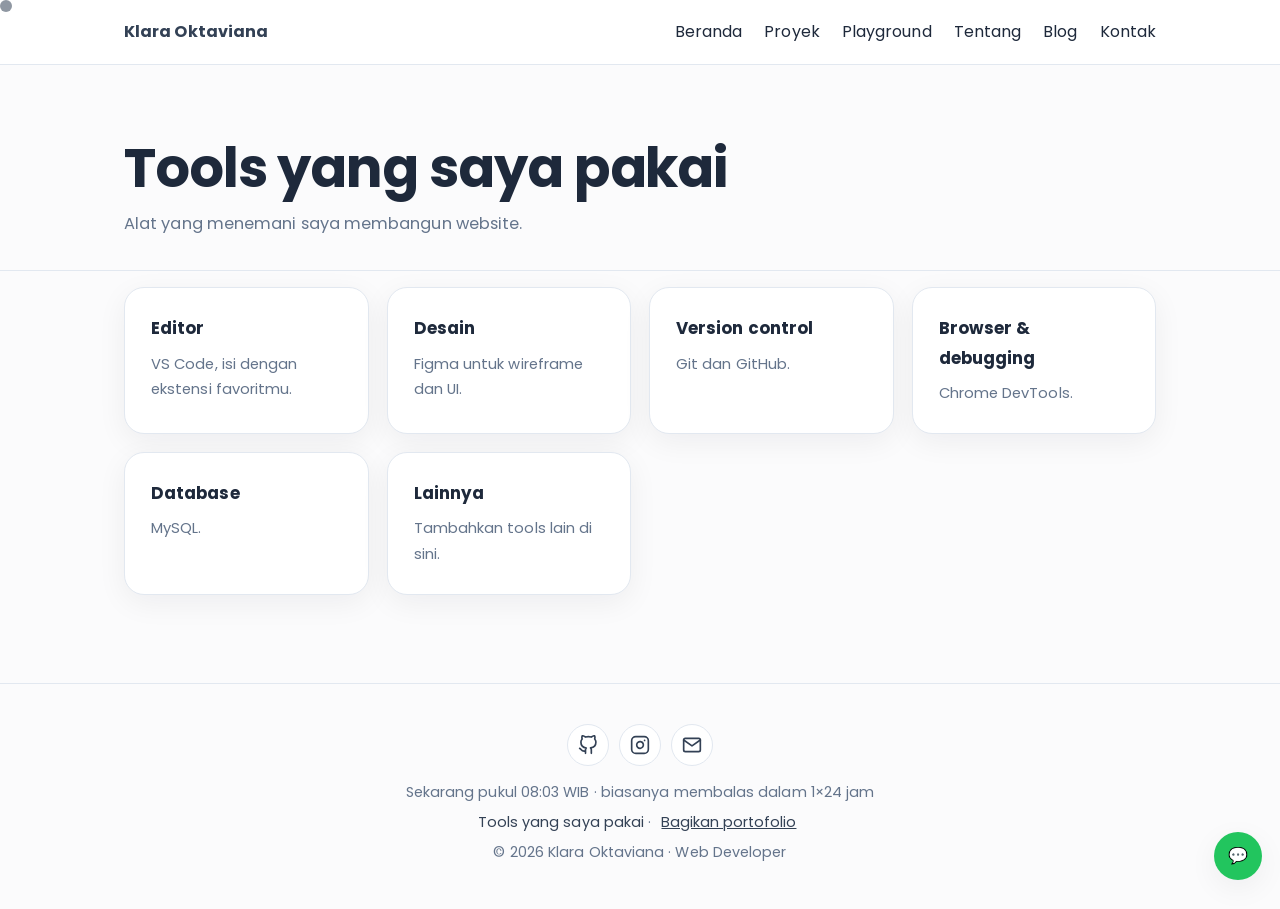
<file: tools.html>
<!doctype html>
<html lang=id>

<head>
    <meta charset=utf-8>
    <meta name=viewport content="width=device-width,initial-scale=1">
    <meta name=theme-color content="#fdf0f6">
    <meta name=description
        content="Portofolio Klara Oktaviana, Web Developer yang membangun website modern, responsif, dan nyaman dipakai.">
    <meta property=og:title content="Klara Oktaviana · Web Developer">
    <meta property=og:description content="Lihat proyek dan cara menghubungi saya.">
    <meta property=og:type content=website>
    <meta property=og:image content="https://klaraoktavianaa.netlify.app/assets/og.png">
    <meta property=og:url content="https://klaraoktavianaa.netlify.app/">
    <meta name=twitter:card content=summary_large_image>
    <link rel=icon
        href="data:image/svg+xml,<svg xmlns=%27http://www.w3.org/2000/svg%27 viewBox=%270 0 100 100%27><rect width=%27100%27 height=%27100%27 rx=%2722%27 fill=%27%23334155%27/><text x=%2750%27 y=%2768%27 font-size=%2758%27 font-family=%27Arial%27 fill=%27white%27 text-anchor=%27middle%27>K</text></svg>">
    <link rel=preconnect href=https://fonts.googleapis.com>
    <link href="https://fonts.googleapis.com/css2?family=Poppins:wght@400;500;600;700&display=swap" rel=stylesheet>
    <link rel=stylesheet href=css/style.css>
    <!-- Penghitung pengunjung (Umami, gratis): hapus komentar ini dan isi website-id
<script defer src="https://cloud.umami.is/script.js" data-website-id="ID-ANDA"></script> -->
    <title>Tools · Klara Oktaviana</title>
</head>

<body>
    <main>
        <section class=phead>
            <div class=wrap>
                <h1>Tools yang saya pakai</h1>
                <p class=sub>Alat yang menemani saya membangun website.</p>
            </div>
        </section>
        <section style=padding-top:0>
            <div class="wrap grid">
                <div class=card>
                    <h3>Editor</h3>
                    <p>VS Code, isi dengan ekstensi favoritmu.</p>
                </div>
                <div class=card>
                    <h3>Desain</h3>
                    <p>Figma untuk wireframe dan UI.</p>
                </div>
                <div class=card>
                    <h3>Version control</h3>
                    <p>Git dan GitHub.</p>
                </div>
                <div class=card>
                    <h3>Browser & debugging</h3>
                    <p>Chrome DevTools.</p>
                </div>
                <div class=card>
                    <h3>Database</h3>
                    <p>MySQL.</p>
                </div>
                <div class=card>
                    <h3>Lainnya</h3>
                    <p>Tambahkan tools lain di sini.</p>
                </div>
            </div>
        </section>
    </main>
    <script src=js/script.js></script>
</body>

</html>
</file>
